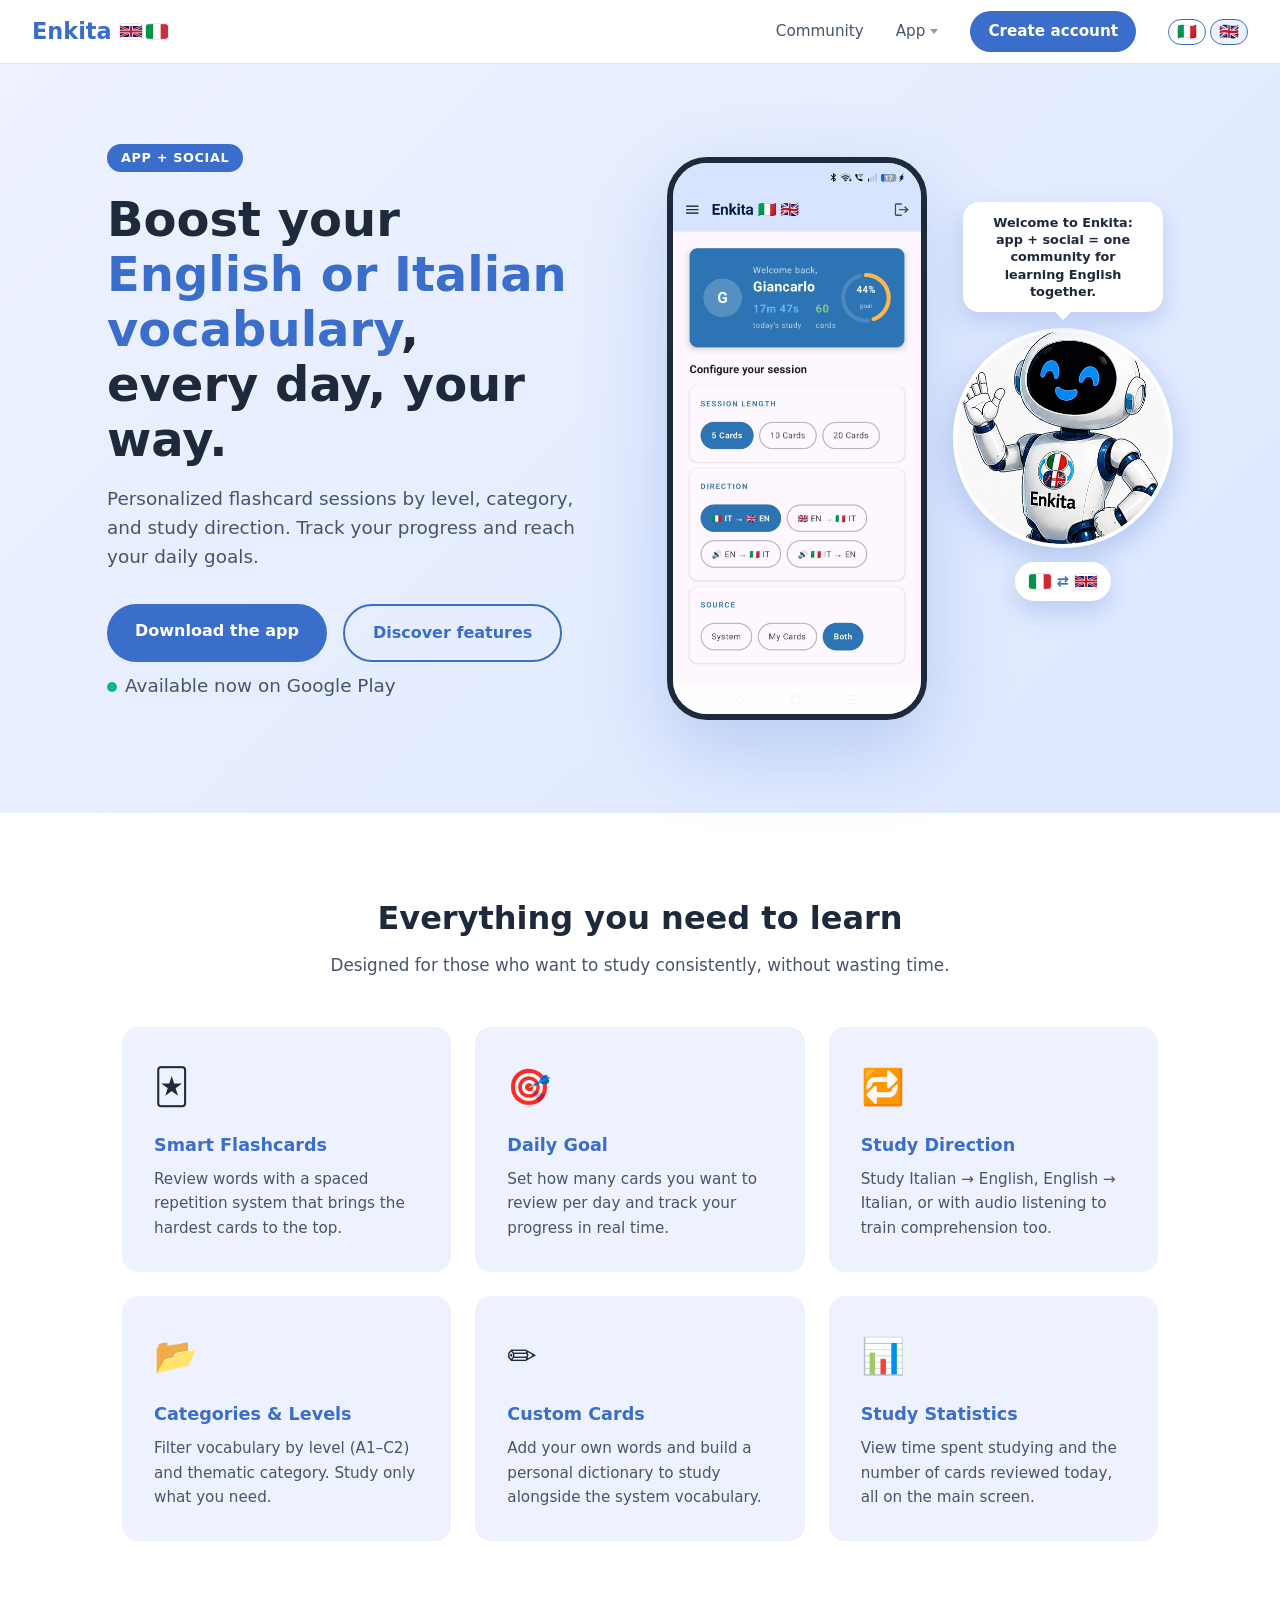
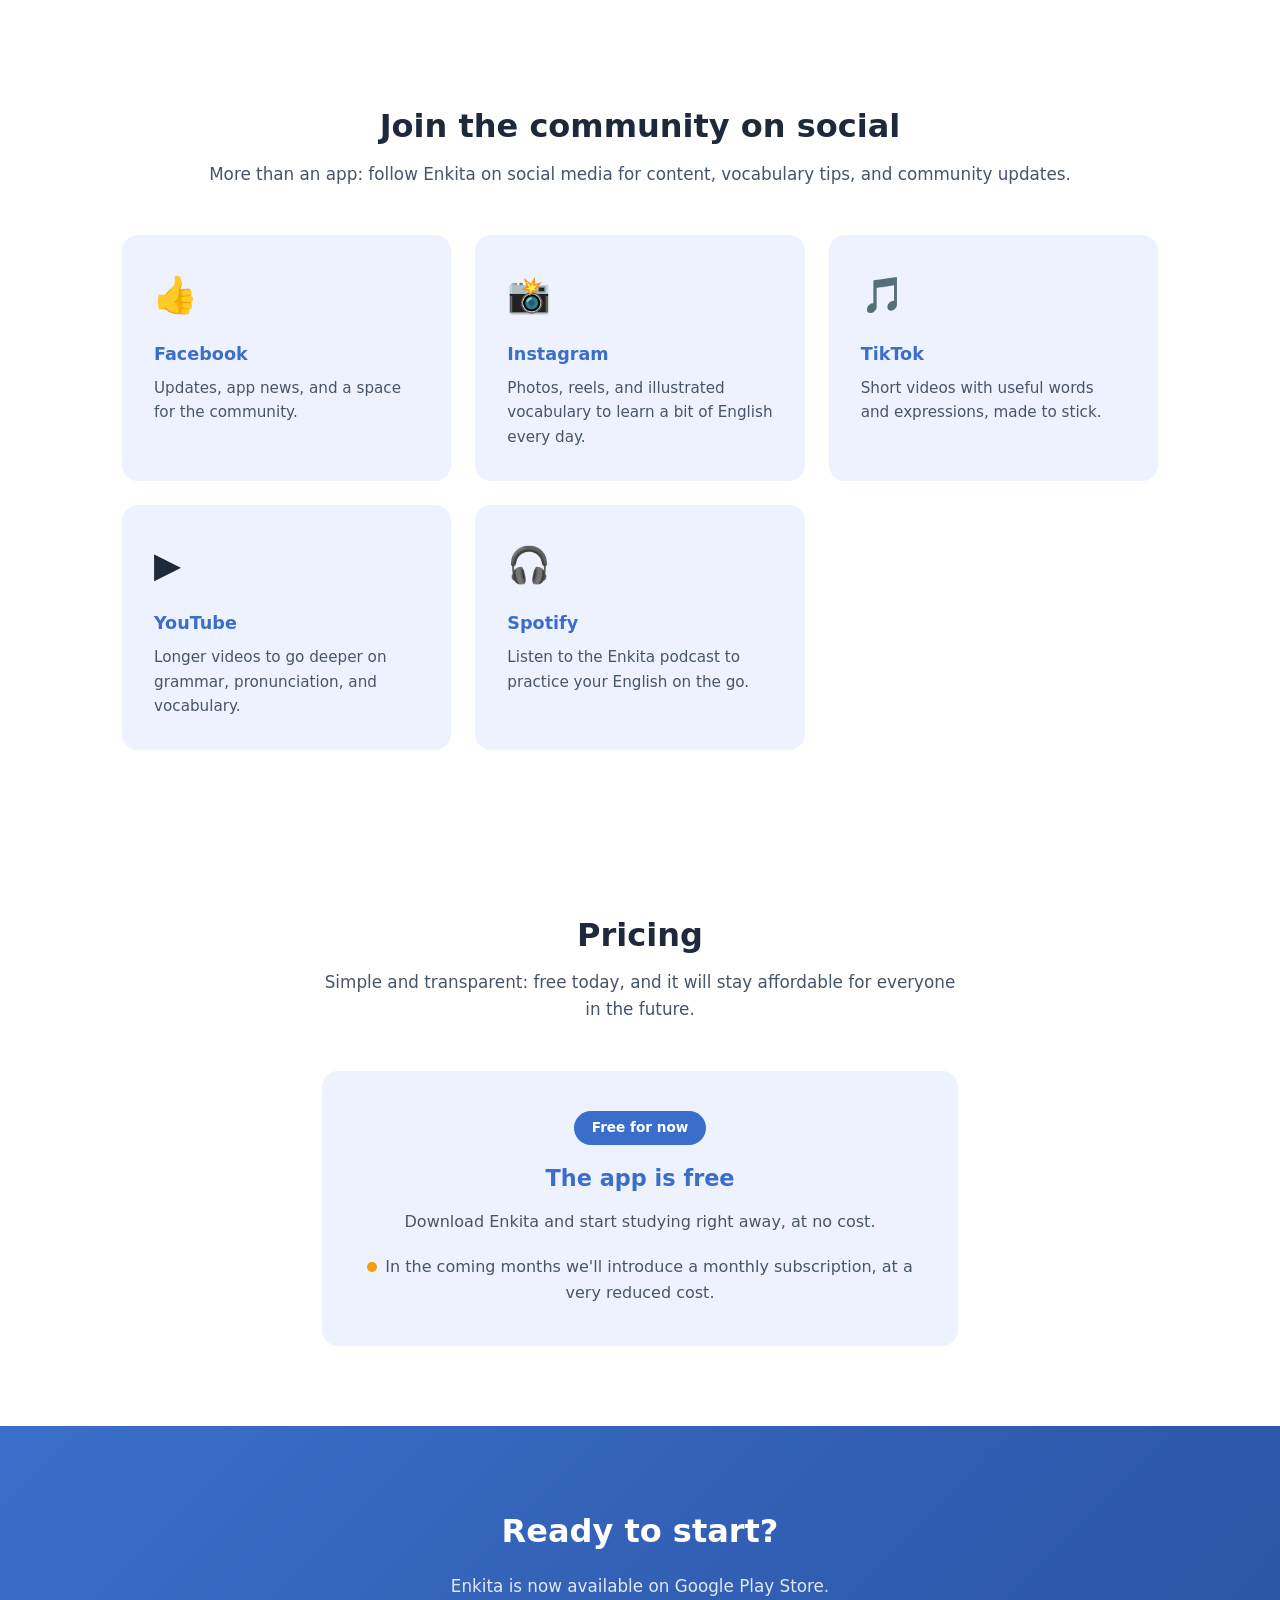
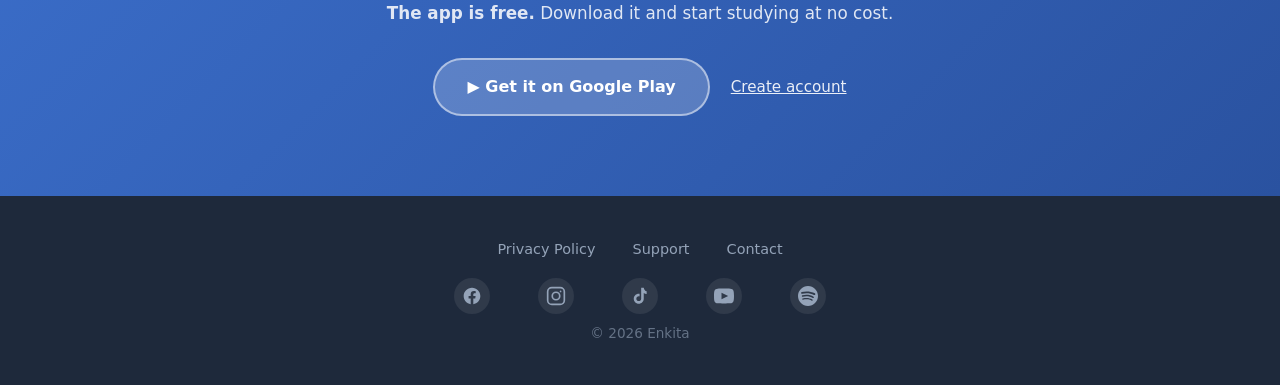
<file: index.html>
<!DOCTYPE html>
<html lang="en" data-title-key="index.title" data-meta-key="index.meta">
<head>
  <meta charset="UTF-8" />
  <meta name="viewport" content="width=device-width, initial-scale=1.0" />
  <title>Enkita — Learn English or Italian with Flash Cards</title>
  <meta name="description" content="Enkita is the app to learn English with personalized flashcard sessions. Choose level, categories, and study direction." />
  <link rel="icon" type="image/png" sizes="32x32" href="images/favicon-32x32.png" />
  <link rel="icon" type="image/png" sizes="16x16" href="images/favicon-16x16.png" />
  <link rel="apple-touch-icon" sizes="180x180" href="images/apple-touch-icon.png" />
  <link rel="stylesheet" href="css/style.css?v=7" />
</head>
<body>

  <nav>
    <a class="nav-logo" href="index.html">
      Enkita
      <span class="nav-logo-flags">
        <svg class="flag-icon" viewBox="0 0 60 30" xmlns="http://www.w3.org/2000/svg">
          <rect width="60" height="30" fill="#00247d" />
          <path d="M0,0 L60,30 M60,0 L0,30" stroke="#fff" stroke-width="6" />
          <path d="M0,0 L24,12 M60,0 L36,12 M0,30 L24,18 M60,30 L36,18" stroke="#cf142b" stroke-width="4" />
          <path d="M30,0 V30 M0,15 H60" stroke="#fff" stroke-width="10" />
          <path d="M30,0 V30 M0,15 H60" stroke="#cf142b" stroke-width="6" />
        </svg>
        <svg class="flag-icon" viewBox="0 0 30 20" xmlns="http://www.w3.org/2000/svg">
          <rect width="10" height="20" fill="#009246" />
          <rect x="10" width="10" height="20" fill="#fff" />
          <rect x="20" width="10" height="20" fill="#ce2b37" />
        </svg>
      </span>
    </a>
    <ul class="nav-links">
      <li><a href="#community" data-i18n="nav.community">Community</a></li>
      <li class="nav-dropdown">
        <button type="button" class="nav-dropdown-toggle" data-i18n="nav.app">App</button>
        <ul class="nav-dropdown-menu">
          <li><a href="#features" data-i18n="nav.features">Features</a></li>
          <li><a href="#pricing" data-i18n="nav.pricing">Pricing</a></li>
          <li><a href="#download" data-i18n="nav.download">Download</a></li>
          <li><a href="guide.html" data-i18n="nav.guide">Guide</a></li>
          <li><a href="support.html" data-i18n="nav.support">Support</a></li>
          <li><a href="whats-new.html" data-i18n="nav.whatsnew">What's New</a></li>
        </ul>
      </li>
      <li><a href="signup.html" class="nav-cta" data-i18n="nav.signup">Create account</a></li>
      <li class="nav-lang">
        <button class="lang-btn" data-lang="it" onclick="setLang('it')">🇮🇹</button>
        <button class="lang-btn" data-lang="en" onclick="setLang('en')">🇬🇧</button>
      </li>
    </ul>
  </nav>

  <!-- HERO -->
  <section class="hero">
    <div class="hero-text">
      <span class="hero-badge" data-i18n="hero.badge">Android App</span>
      <h1 data-i18n-html="hero.h1">Boost your<br /><span>English or Italian vocabulary</span>,<br />every day, your way.</h1>
      <p data-i18n="hero.p">Personalized flashcard sessions by level, category, and study direction. Track your progress and reach your daily goals.</p>
      <div class="hero-buttons">
        <a href="https://play.google.com/store/apps/details?id=it.parloenglish.app" target="_blank" rel="noopener" class="btn-primary" data-i18n="hero.btn.primary">Download the app</a>
        <a href="#features" class="btn-secondary" data-i18n="hero.btn.secondary">Discover features</a>
      </div>
      <p class="coming-soon-label"><span class="green-dot"></span><span data-i18n="hero.available-now">Available now on Google Play</span></p>
    </div>
    <div class="hero-image">
      <div class="phone-frame">
        <img src="images/screenshot1_en.jpeg" data-i18n-alt="hero.img.alt" data-i18n-src="hero.img.src" alt="Enkita screenshot — main screen" />
      </div>
      <div class="mascot-hero">
        <div class="mascot-bubble" data-i18n="hero.mascot.bubble">Benvenuto in Enkita, la community dedicata alla transizione tra Italiano e Inglese</div>
        <div class="mascot-circle">
          <img src="images/mascot-wave.png?v=3" alt="Enkita mascot waving" />
        </div>
        <div class="mascot-lang-badge" aria-hidden="true">
          <svg class="flag-icon" viewBox="0 0 30 20" xmlns="http://www.w3.org/2000/svg">
            <rect width="10" height="20" fill="#009246" />
            <rect x="10" width="10" height="20" fill="#fff" />
            <rect x="20" width="10" height="20" fill="#ce2b37" />
          </svg>
          <span class="swap-arrow">⇄</span>
          <svg class="flag-icon" viewBox="0 0 60 30" xmlns="http://www.w3.org/2000/svg">
            <rect width="60" height="30" fill="#00247d" />
            <path d="M0,0 L60,30 M60,0 L0,30" stroke="#fff" stroke-width="6" />
            <path d="M0,0 L24,12 M60,0 L36,12 M0,30 L24,18 M60,30 L36,18" stroke="#cf142b" stroke-width="4" />
            <path d="M30,0 V30 M0,15 H60" stroke="#fff" stroke-width="10" />
            <path d="M30,0 V30 M0,15 H60" stroke="#cf142b" stroke-width="6" />
          </svg>
        </div>
      </div>
    </div>
  </section>

  <!-- FEATURES -->
  <section class="features" id="features">
    <h2 class="section-title" data-i18n="features.title">Everything you need to learn</h2>
    <p class="section-sub" data-i18n="features.sub">Designed for those who want to study consistently, without wasting time.</p>
    <div class="features-grid">
      <div class="feature-card">
        <div class="feature-icon">🃏</div>
        <h3 data-i18n="feature.1.h3">Smart Flashcards</h3>
        <p data-i18n="feature.1.p">Review words with a spaced repetition system that brings the hardest cards to the top.</p>
      </div>
      <div class="feature-card">
        <div class="feature-icon">🎯</div>
        <h3 data-i18n="feature.2.h3">Daily Goal</h3>
        <p data-i18n="feature.2.p">Set how many cards you want to review per day and track your progress in real time.</p>
      </div>
      <div class="feature-card">
        <div class="feature-icon">🔁</div>
        <h3 data-i18n="feature.3.h3">Study Direction</h3>
        <p data-i18n="feature.3.p">Study Italian → English, English → Italian, or with audio listening to train comprehension too.</p>
      </div>
      <div class="feature-card">
        <div class="feature-icon">📂</div>
        <h3 data-i18n="feature.4.h3">Categories & Levels</h3>
        <p data-i18n="feature.4.p">Filter vocabulary by level (A1–C2) and thematic category. Study only what you need.</p>
      </div>
      <div class="feature-card">
        <div class="feature-icon">✏️</div>
        <h3 data-i18n="feature.5.h3">Custom Cards</h3>
        <p data-i18n="feature.5.p">Add your own words and build a personal dictionary to study alongside the system vocabulary.</p>
      </div>
      <div class="feature-card">
        <div class="feature-icon">📊</div>
        <h3 data-i18n="feature.6.h3">Study Statistics</h3>
        <p data-i18n="feature.6.p">View time spent studying and the number of cards reviewed today, all on the main screen.</p>
      </div>
    </div>
  </section>

  <!-- COMMUNITY -->
  <section class="features" id="community">
    <h2 class="section-title" data-i18n="community.title">Join the community on social</h2>
    <p class="section-sub" data-i18n="community.sub">More than an app: follow Enkita on social media for content, vocabulary tips, and community updates.</p>
    <div class="features-grid">
      <a class="feature-card" href="https://www.facebook.com/enkita.cards" target="_blank" rel="noopener">
        <div class="feature-icon">👍</div>
        <h3 data-i18n="community.facebook.h3">Facebook</h3>
        <p data-i18n="community.facebook.p">Updates, app news, and a space for the community.</p>
      </a>
      <a class="feature-card" href="https://www.instagram.com/enkita.app/" target="_blank" rel="noopener">
        <div class="feature-icon">📸</div>
        <h3 data-i18n="community.instagram.h3">Instagram</h3>
        <p data-i18n="community.instagram.p">Photos, reels, and illustrated vocabulary to learn a bit of English every day.</p>
      </a>
      <a class="feature-card" href="https://www.tiktok.com/@enkita.app" target="_blank" rel="noopener">
        <div class="feature-icon">🎵</div>
        <h3 data-i18n="community.tiktok.h3">TikTok</h3>
        <p data-i18n="community.tiktok.p">Short videos with useful words and expressions, made to stick.</p>
      </a>
      <a class="feature-card" href="https://www.youtube.com/@EnkitaApp" target="_blank" rel="noopener">
        <div class="feature-icon">▶️</div>
        <h3 data-i18n="community.youtube.h3">YouTube</h3>
        <p data-i18n="community.youtube.p">Longer videos to go deeper on grammar, pronunciation, and vocabulary.</p>
      </a>
      <a class="feature-card" href="https://open.spotify.com/show/76ZdFBOd5gxynrxCpDv35M" target="_blank" rel="noopener">
        <div class="feature-icon">🎧</div>
        <h3 data-i18n="community.spotify.h3">Spotify</h3>
        <p data-i18n="community.spotify.p">Listen to the Enkita podcast to practice your English on the go.</p>
      </a>
    </div>
  </section>

  <!-- PRICING -->
  <section class="pricing" id="pricing">
    <h2 class="section-title" data-i18n="pricing.title">Pricing</h2>
    <p class="section-sub" data-i18n="pricing.sub">Simple and transparent: free today, and it will stay affordable for everyone in the future.</p>
    <div class="pricing-card">
      <span class="pricing-badge" data-i18n="pricing.badge">Free for now</span>
      <h3 data-i18n="pricing.h3">The app is free</h3>
      <p data-i18n="pricing.p1">Download Enkita and start studying right away, at no cost.</p>
      <p class="pricing-note"><span class="orange-dot"></span><span data-i18n="pricing.p2">In the coming months we'll introduce a monthly subscription, at a very reduced cost.</span></p>
    </div>
  </section>

  <!-- DOWNLOAD -->
  <section class="download" id="download">
    <h2 data-i18n="download.h2">Ready to start?</h2>
    <p data-i18n-html="download.p">Enkita is now available on Google Play Store.<br />
    <strong>The app is free.</strong> Download it and start studying at no cost.</p>
    <a href="https://play.google.com/store/apps/details?id=it.parloenglish.app" target="_blank" rel="noopener" class="store-badge" data-i18n="download.badge">▶️ Get it on Google Play</a>
    <a href="signup.html" class="download-signup-link" data-i18n="nav.signup">Create account</a>
  </section>

  <!-- FOOTER -->
  <footer>
    <div class="footer-links">
      <a href="privacy-policy.html">Privacy Policy</a>
      <a href="support.html" data-i18n="footer.support">Support</a>
      <a href="mailto:info@enkita.app" data-i18n="footer.contact">Contact</a>
    </div>
    <div class="footer-social">
      <a class="social-icon" href="https://www.facebook.com/enkita.cards" target="_blank" rel="noopener" aria-label="Facebook">
        <svg width="20" height="20" viewBox="0 0 24 24" fill="currentColor" aria-hidden="true"><path d="M22 12.06C22 6.53 17.52 2.04 12 2.04S2 6.53 2 12.06c0 5 3.66 9.13 8.44 9.88v-6.99h-2.54v-2.89h2.54V9.85c0-2.51 1.49-3.89 3.77-3.89 1.09 0 2.24.2 2.24.2v2.46h-1.26c-1.24 0-1.63.77-1.63 1.56v1.88h2.78l-.44 2.89h-2.34V21.94C18.34 21.19 22 17.06 22 12.06z"/></svg>
      </a>
      <a class="social-icon" href="https://www.instagram.com/enkita.app/" target="_blank" rel="noopener" aria-label="Instagram">
        <svg width="20" height="20" viewBox="0 0 24 24" fill="none" stroke="currentColor" stroke-width="2" aria-hidden="true"><rect x="2" y="2" width="20" height="20" rx="5"/><circle cx="12" cy="12" r="4.5"/><circle cx="17.5" cy="6.5" r="1" fill="currentColor" stroke="none"/></svg>
      </a>
      <a class="social-icon" href="https://www.tiktok.com/@enkita.app" target="_blank" rel="noopener" aria-label="TikTok">
        <svg width="20" height="20" viewBox="0 0 24 24" fill="currentColor" aria-hidden="true"><path d="M16.5 2c.3 2.1 1.6 3.8 3.5 4.4v3.1c-1.4-.1-2.6-.5-3.5-1.2v6.9c0 3.3-2.7 6-6 6s-6-2.7-6-6 2.7-6 6-6c.4 0 .7 0 1 .1v3.2c-.3-.1-.6-.2-1-.2-1.6 0-2.9 1.3-2.9 2.9s1.3 2.9 2.9 2.9 2.9-1.3 2.9-2.9V2h3.1z"/></svg>
      </a>
      <a class="social-icon" href="https://www.youtube.com/@EnkitaApp" target="_blank" rel="noopener" aria-label="YouTube">
        <svg width="20" height="20" viewBox="0 0 24 24" fill="currentColor" aria-hidden="true"><path fill-rule="evenodd" d="M19.615 3.184c-3.604-.246-11.631-.245-15.23 0-3.897.266-4.356 2.62-4.385 8.816.029 6.185.484 8.549 4.385 8.816 3.6.245 11.626.246 15.23 0 3.897-.266 4.356-2.62 4.385-8.816-.029-6.185-.484-8.549-4.385-8.816zm-10.615 12.816v-8l8 3.993-8 4.007z"/></svg>
      </a>
      <a class="social-icon" href="https://open.spotify.com/show/76ZdFBOd5gxynrxCpDv35M" target="_blank" rel="noopener" aria-label="Spotify">
        <svg width="20" height="20" viewBox="0 0 24 24" fill="currentColor" aria-hidden="true"><path d="M12 0C5.4 0 0 5.4 0 12s5.4 12 12 12 12-5.4 12-12S18.66 0 12 0zm5.521 17.34c-.24.36-.66.48-1.021.24-2.82-1.74-6.36-2.1-10.561-1.141-.418.122-.779-.179-.899-.539-.12-.421.18-.78.54-.9 4.56-1.021 8.52-.6 11.64 1.32.42.18.479.66.301 1.02zm1.44-3.3c-.301.42-.841.6-1.262.3-3.239-1.98-8.159-2.58-11.939-1.38-.479.12-1.02-.12-1.14-.6-.12-.48.12-1.02.6-1.14C9.6 9.9 15 10.561 18.72 12.84c.36.181.54.78.24 1.2zm.12-3.36C15.24 8.4 8.82 8.16 5.16 9.301c-.6.179-1.2-.181-1.38-.721-.18-.601.18-1.2.72-1.381 4.26-1.26 11.28-1.02 15.721 1.621.539.3.719 1.02.419 1.56-.299.421-1.02.599-1.559.3z"/></svg>
      </a>
    </div>
    <p class="footer-copy">© 2026 Enkita</p>
  </footer>

  <script src="js/i18n.js"></script>
</body>
</html>
</file>
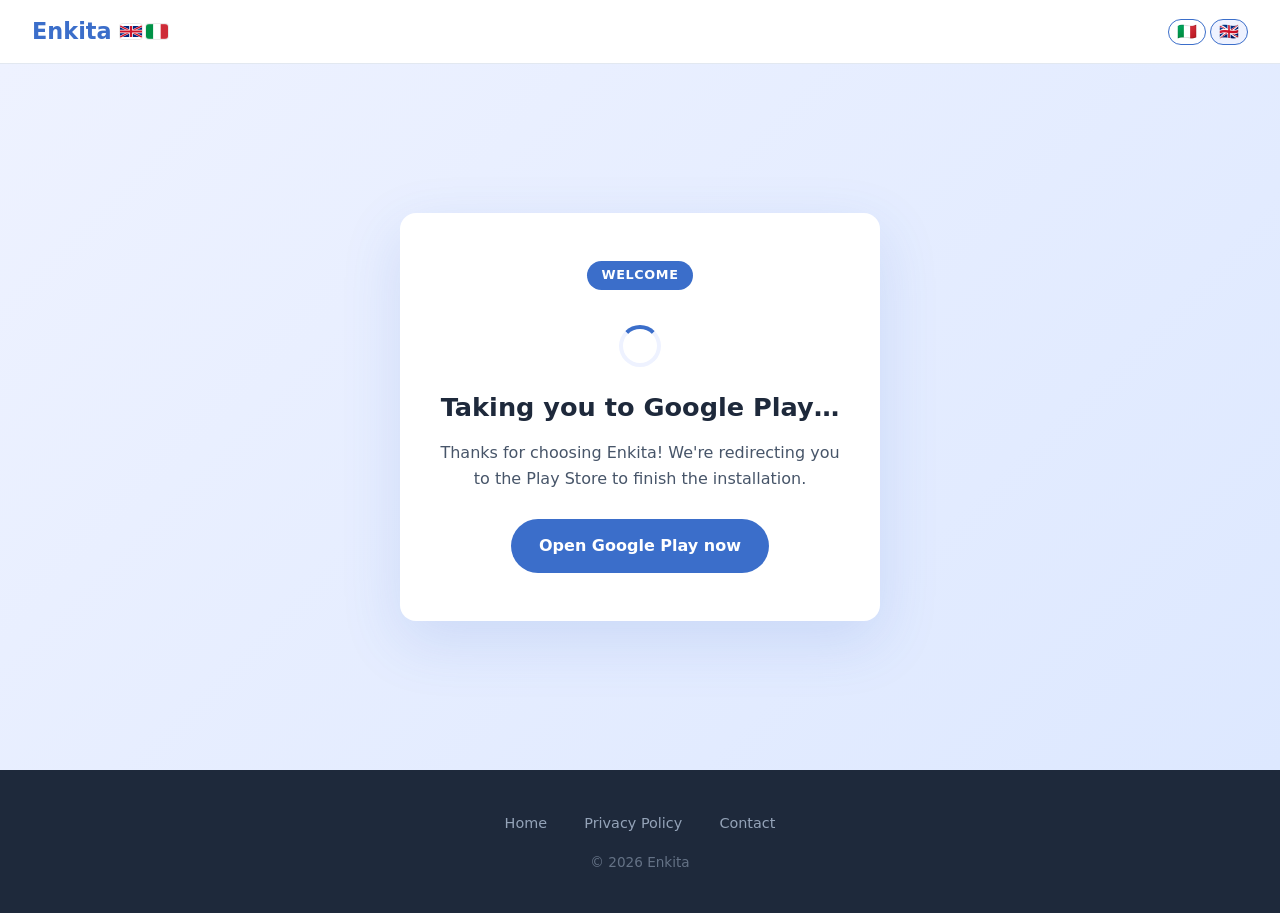
<file: download-android-app.html>
<!DOCTYPE html>
<html lang="en" data-title-key="play.title">
<head>
  <meta charset="UTF-8" />
  <meta name="viewport" content="width=device-width, initial-scale=1.0" />
  <meta name="robots" content="noindex" />
  <meta http-equiv="refresh" content="3;url=https://play.google.com/store/apps/details?id=it.parloenglish.app" />
  <title>Redirecting to Google Play — Enkita</title>
  <link rel="icon" type="image/png" sizes="32x32" href="images/favicon-32x32.png" />
  <link rel="icon" type="image/png" sizes="16x16" href="images/favicon-16x16.png" />
  <link rel="apple-touch-icon" sizes="180x180" href="images/apple-touch-icon.png" />
  <link rel="stylesheet" href="css/style.css?v=7" />
</head>
<body>

  <nav>
    <a class="nav-logo" href="index.html">
      Enkita
      <span class="nav-logo-flags">
        <svg class="flag-icon" viewBox="0 0 60 30" xmlns="http://www.w3.org/2000/svg">
          <rect width="60" height="30" fill="#00247d" />
          <path d="M0,0 L60,30 M60,0 L0,30" stroke="#fff" stroke-width="6" />
          <path d="M0,0 L24,12 M60,0 L36,12 M0,30 L24,18 M60,30 L36,18" stroke="#cf142b" stroke-width="4" />
          <path d="M30,0 V30 M0,15 H60" stroke="#fff" stroke-width="10" />
          <path d="M30,0 V30 M0,15 H60" stroke="#cf142b" stroke-width="6" />
        </svg>
        <svg class="flag-icon" viewBox="0 0 30 20" xmlns="http://www.w3.org/2000/svg">
          <rect width="10" height="20" fill="#009246" />
          <rect x="10" width="10" height="20" fill="#fff" />
          <rect x="20" width="10" height="20" fill="#ce2b37" />
        </svg>
      </span>
    </a>
    <ul class="nav-links">
      <li class="nav-lang">
        <button class="lang-btn" data-lang="it" onclick="setLang('it')">🇮🇹</button>
        <button class="lang-btn" data-lang="en" onclick="setLang('en')">🇬🇧</button>
      </li>
    </ul>
  </nav>

  <section class="redirect">
    <div class="redirect-card">
      <span class="hero-badge" data-i18n="play.badge">Welcome</span>
      <div class="spinner" aria-hidden="true"></div>
      <h1 data-i18n="play.h1">Taking you to Google Play…</h1>
      <p data-i18n="play.p">Thanks for choosing Enkita! We're redirecting you to the Play Store to finish the installation.</p>
      <a href="https://play.google.com/store/apps/details?id=it.parloenglish.app" class="btn-primary" data-i18n="play.btn">Open Google Play now</a>
    </div>
  </section>

  <footer>
    <div class="footer-links">
      <a href="index.html">Home</a>
      <a href="privacy-policy.html">Privacy Policy</a>
      <a href="mailto:info@enkita.app" data-i18n="footer.contact">Contact</a>
    </div>
    <p class="footer-copy">© 2026 Enkita</p>
  </footer>

  <script>
    setTimeout(function () {
      window.location.href = "https://play.google.com/store/apps/details?id=it.parloenglish.app";
    }, 2500);
  </script>
  <script src="js/i18n.js"></script>
</body>
</html>
</file>
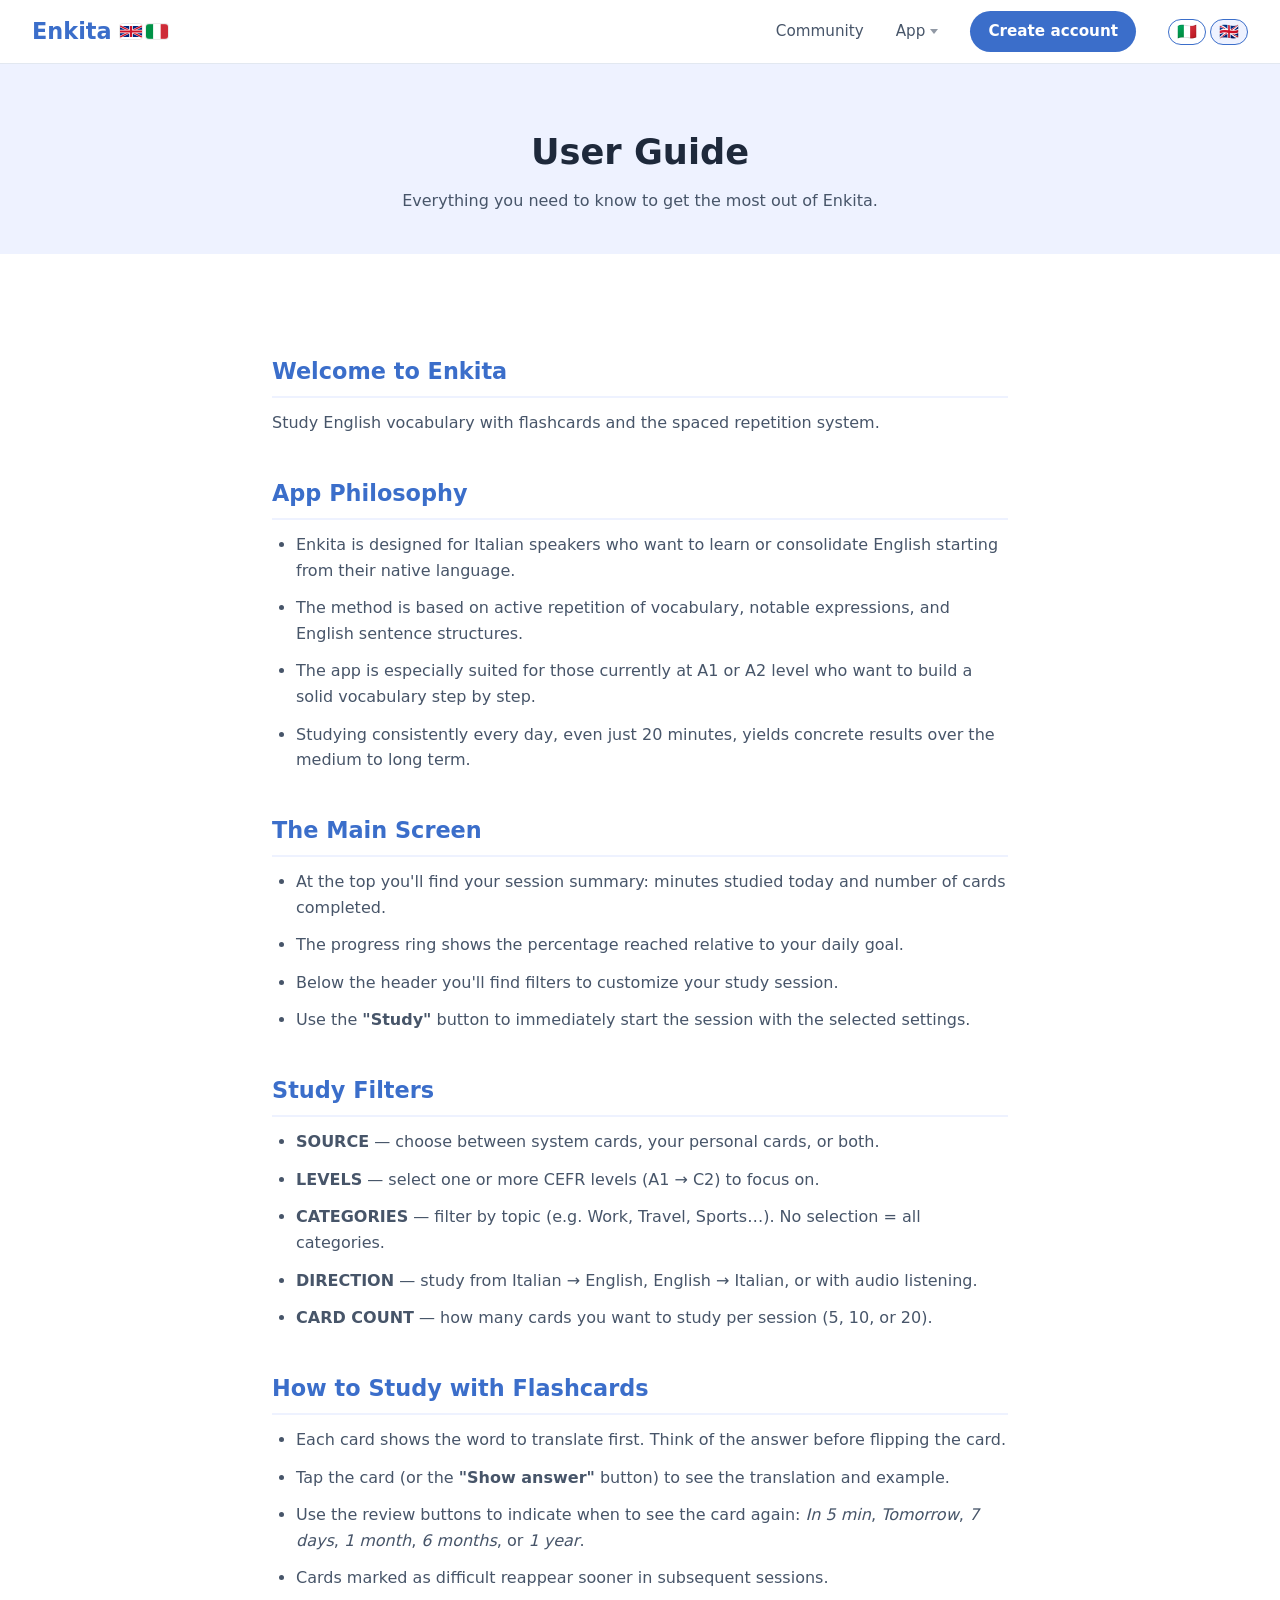
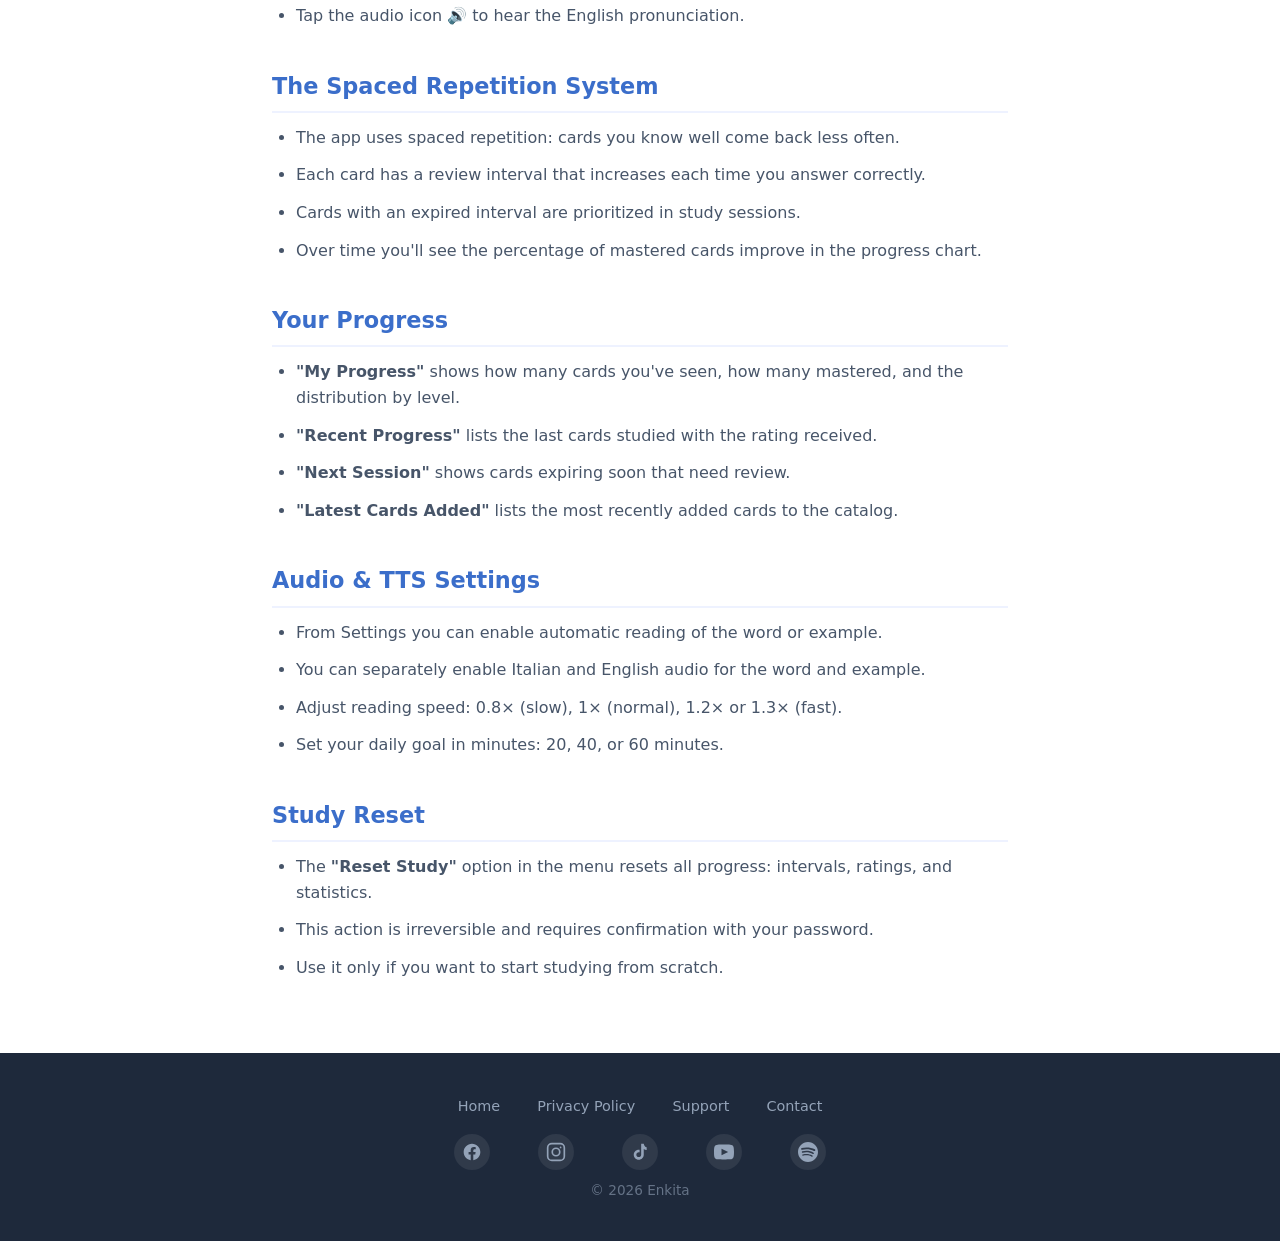
<file: guide.html>
<!DOCTYPE html>
<html lang="en" data-title-key="guide.title">
<head>
  <meta charset="UTF-8" />
  <meta name="viewport" content="width=device-width, initial-scale=1.0" />
  <title>User Guide — Enkita</title>
  <link rel="icon" type="image/png" sizes="32x32" href="images/favicon-32x32.png" />
  <link rel="icon" type="image/png" sizes="16x16" href="images/favicon-16x16.png" />
  <link rel="apple-touch-icon" sizes="180x180" href="images/apple-touch-icon.png" />
  <link rel="stylesheet" href="css/style.css?v=7" />
</head>
<body>

  <nav>
    <a class="nav-logo" href="index.html">
      Enkita
      <span class="nav-logo-flags">
        <svg class="flag-icon" viewBox="0 0 60 30" xmlns="http://www.w3.org/2000/svg">
          <rect width="60" height="30" fill="#00247d" />
          <path d="M0,0 L60,30 M60,0 L0,30" stroke="#fff" stroke-width="6" />
          <path d="M0,0 L24,12 M60,0 L36,12 M0,30 L24,18 M60,30 L36,18" stroke="#cf142b" stroke-width="4" />
          <path d="M30,0 V30 M0,15 H60" stroke="#fff" stroke-width="10" />
          <path d="M30,0 V30 M0,15 H60" stroke="#cf142b" stroke-width="6" />
        </svg>
        <svg class="flag-icon" viewBox="0 0 30 20" xmlns="http://www.w3.org/2000/svg">
          <rect width="10" height="20" fill="#009246" />
          <rect x="10" width="10" height="20" fill="#fff" />
          <rect x="20" width="10" height="20" fill="#ce2b37" />
        </svg>
      </span>
    </a>
    <ul class="nav-links">
      <li><a href="index.html#community" data-i18n="nav.community">Community</a></li>
      <li class="nav-dropdown">
        <button type="button" class="nav-dropdown-toggle" data-i18n="nav.app">App</button>
        <ul class="nav-dropdown-menu">
          <li><a href="index.html#features" data-i18n="nav.features">Features</a></li>
          <li><a href="index.html#pricing" data-i18n="nav.pricing">Pricing</a></li>
          <li><a href="index.html#download" data-i18n="nav.download">Download</a></li>
          <li><a href="guide.html" data-i18n="nav.guide">Guide</a></li>
          <li><a href="support.html" data-i18n="nav.support">Support</a></li>
          <li><a href="whats-new.html" data-i18n="nav.whatsnew">What's New</a></li>
        </ul>
      </li>
      <li><a href="signup.html" class="nav-cta" data-i18n="nav.signup">Create account</a></li>
      <li class="nav-lang">
        <button class="lang-btn" data-lang="it" onclick="setLang('it')">🇮🇹</button>
        <button class="lang-btn" data-lang="en" onclick="setLang('en')">🇬🇧</button>
      </li>
    </ul>
  </nav>

  <div class="page-header">
    <h1 data-i18n="guide.header.h1">User Guide</h1>
    <p data-i18n="guide.header.p">Everything you need to know to get the most out of Enkita.</p>
  </div>

  <div class="page-content">

    <h2 data-i18n="guide.s1.h2">Welcome to Enkita</h2>
    <p data-i18n="guide.s1.p">Study English vocabulary with flashcards and the spaced repetition system.</p>

    <h2 data-i18n="guide.s2.h2">App Philosophy</h2>
    <ul>
      <li data-i18n="guide.s2.li1">Enkita is designed for Italian speakers who want to learn or consolidate English starting from their native language.</li>
      <li data-i18n="guide.s2.li2">The method is based on active repetition of vocabulary, notable expressions, and English sentence structures.</li>
      <li data-i18n="guide.s2.li3">The app is especially suited for those currently at A1 or A2 level who want to build a solid vocabulary step by step.</li>
      <li data-i18n="guide.s2.li4">Studying consistently every day, even just 20 minutes, yields concrete results over the medium to long term.</li>
    </ul>

    <h2 data-i18n="guide.s3.h2">The Main Screen</h2>
    <ul>
      <li data-i18n="guide.s3.li1">At the top you'll find your session summary: minutes studied today and number of cards completed.</li>
      <li data-i18n="guide.s3.li2">The progress ring shows the percentage reached relative to your daily goal.</li>
      <li data-i18n="guide.s3.li3">Below the header you'll find filters to customize your study session.</li>
      <li data-i18n-html="guide.s3.li4">Use the <strong>"Study"</strong> button to immediately start the session with the selected settings.</li>
    </ul>

    <h2 data-i18n="guide.s4.h2">Study Filters</h2>
    <ul>
      <li data-i18n-html="guide.s4.li1"><strong>SOURCE</strong> — choose between system cards, your personal cards, or both.</li>
      <li data-i18n-html="guide.s4.li2"><strong>LEVELS</strong> — select one or more CEFR levels (A1 → C2) to focus on.</li>
      <li data-i18n-html="guide.s4.li3"><strong>CATEGORIES</strong> — filter by topic (e.g. Work, Travel, Sports…). No selection = all categories.</li>
      <li data-i18n-html="guide.s4.li4"><strong>DIRECTION</strong> — study from Italian → English, English → Italian, or with audio listening.</li>
      <li data-i18n-html="guide.s4.li5"><strong>CARD COUNT</strong> — how many cards you want to study per session (5, 10, or 20).</li>
    </ul>

    <h2 data-i18n="guide.s5.h2">How to Study with Flashcards</h2>
    <ul>
      <li data-i18n="guide.s5.li1">Each card shows the word to translate first. Think of the answer before flipping the card.</li>
      <li data-i18n-html="guide.s5.li2">Tap the card (or the <strong>"Show answer"</strong> button) to see the translation and example.</li>
      <li data-i18n-html="guide.s5.li3">Use the review buttons to indicate when to see the card again: <em>In 5 min</em>, <em>Tomorrow</em>, <em>7 days</em>, <em>1 month</em>, <em>6 months</em>, or <em>1 year</em>.</li>
      <li data-i18n="guide.s5.li4">Cards marked as difficult reappear sooner in subsequent sessions.</li>
      <li data-i18n="guide.s5.li5">Tap the audio icon 🔊 to hear the English pronunciation.</li>
    </ul>

    <h2 data-i18n="guide.s6.h2">The Spaced Repetition System</h2>
    <ul>
      <li data-i18n="guide.s6.li1">The app uses spaced repetition: cards you know well come back less often.</li>
      <li data-i18n="guide.s6.li2">Each card has a review interval that increases each time you answer correctly.</li>
      <li data-i18n="guide.s6.li3">Cards with an expired interval are prioritized in study sessions.</li>
      <li data-i18n="guide.s6.li4">Over time you'll see the percentage of mastered cards improve in the progress chart.</li>
    </ul>

    <h2 data-i18n="guide.s7.h2">Your Progress</h2>
    <ul>
      <li data-i18n-html="guide.s7.li1"><strong>"My Progress"</strong> shows how many cards you've seen, how many mastered, and the distribution by level.</li>
      <li data-i18n-html="guide.s7.li2"><strong>"Recent Progress"</strong> lists the last cards studied with the rating received.</li>
      <li data-i18n-html="guide.s7.li3"><strong>"Next Session"</strong> shows cards expiring soon that need review.</li>
      <li data-i18n-html="guide.s7.li4"><strong>"Latest Cards Added"</strong> lists the most recently added cards to the catalog.</li>
    </ul>

    <h2 data-i18n="guide.s8.h2">Audio & TTS Settings</h2>
    <ul>
      <li data-i18n="guide.s8.li1">From Settings you can enable automatic reading of the word or example.</li>
      <li data-i18n="guide.s8.li2">You can separately enable Italian and English audio for the word and example.</li>
      <li data-i18n="guide.s8.li3">Adjust reading speed: 0.8× (slow), 1× (normal), 1.2× or 1.3× (fast).</li>
      <li data-i18n="guide.s8.li4">Set your daily goal in minutes: 20, 40, or 60 minutes.</li>
    </ul>

    <h2 data-i18n="guide.s9.h2">Study Reset</h2>
    <ul>
      <li data-i18n-html="guide.s9.li1">The <strong>"Reset Study"</strong> option in the menu resets all progress: intervals, ratings, and statistics.</li>
      <li data-i18n="guide.s9.li2">This action is irreversible and requires confirmation with your password.</li>
      <li data-i18n="guide.s9.li3">Use it only if you want to start studying from scratch.</li>
    </ul>

  </div>

  <footer>
    <div class="footer-links">
      <a href="index.html">Home</a>
      <a href="privacy-policy.html">Privacy Policy</a>
      <a href="support.html" data-i18n="footer.support">Support</a>
      <a href="mailto:info@enkita.app" data-i18n="footer.contact">Contact</a>
    </div>
    <div class="footer-social">
      <a class="social-icon" href="https://www.facebook.com/enkita.cards" target="_blank" rel="noopener" aria-label="Facebook">
        <svg width="20" height="20" viewBox="0 0 24 24" fill="currentColor" aria-hidden="true"><path d="M22 12.06C22 6.53 17.52 2.04 12 2.04S2 6.53 2 12.06c0 5 3.66 9.13 8.44 9.88v-6.99h-2.54v-2.89h2.54V9.85c0-2.51 1.49-3.89 3.77-3.89 1.09 0 2.24.2 2.24.2v2.46h-1.26c-1.24 0-1.63.77-1.63 1.56v1.88h2.78l-.44 2.89h-2.34V21.94C18.34 21.19 22 17.06 22 12.06z"/></svg>
      </a>
      <a class="social-icon" href="https://www.instagram.com/enkita.app/" target="_blank" rel="noopener" aria-label="Instagram">
        <svg width="20" height="20" viewBox="0 0 24 24" fill="none" stroke="currentColor" stroke-width="2" aria-hidden="true"><rect x="2" y="2" width="20" height="20" rx="5"/><circle cx="12" cy="12" r="4.5"/><circle cx="17.5" cy="6.5" r="1" fill="currentColor" stroke="none"/></svg>
      </a>
      <a class="social-icon" href="https://www.tiktok.com/@enkita.app" target="_blank" rel="noopener" aria-label="TikTok">
        <svg width="20" height="20" viewBox="0 0 24 24" fill="currentColor" aria-hidden="true"><path d="M16.5 2c.3 2.1 1.6 3.8 3.5 4.4v3.1c-1.4-.1-2.6-.5-3.5-1.2v6.9c0 3.3-2.7 6-6 6s-6-2.7-6-6 2.7-6 6-6c.4 0 .7 0 1 .1v3.2c-.3-.1-.6-.2-1-.2-1.6 0-2.9 1.3-2.9 2.9s1.3 2.9 2.9 2.9 2.9-1.3 2.9-2.9V2h3.1z"/></svg>
      </a>
      <a class="social-icon" href="https://www.youtube.com/@EnkitaApp" target="_blank" rel="noopener" aria-label="YouTube">
        <svg width="20" height="20" viewBox="0 0 24 24" fill="currentColor" aria-hidden="true"><path fill-rule="evenodd" d="M19.615 3.184c-3.604-.246-11.631-.245-15.23 0-3.897.266-4.356 2.62-4.385 8.816.029 6.185.484 8.549 4.385 8.816 3.6.245 11.626.246 15.23 0 3.897-.266 4.356-2.62 4.385-8.816-.029-6.185-.484-8.549-4.385-8.816zm-10.615 12.816v-8l8 3.993-8 4.007z"/></svg>
      </a>
      <a class="social-icon" href="https://open.spotify.com/show/76ZdFBOd5gxynrxCpDv35M" target="_blank" rel="noopener" aria-label="Spotify">
        <svg width="20" height="20" viewBox="0 0 24 24" fill="currentColor" aria-hidden="true"><path d="M12 0C5.4 0 0 5.4 0 12s5.4 12 12 12 12-5.4 12-12S18.66 0 12 0zm5.521 17.34c-.24.36-.66.48-1.021.24-2.82-1.74-6.36-2.1-10.561-1.141-.418.122-.779-.179-.899-.539-.12-.421.18-.78.54-.9 4.56-1.021 8.52-.6 11.64 1.32.42.18.479.66.301 1.02zm1.44-3.3c-.301.42-.841.6-1.262.3-3.239-1.98-8.159-2.58-11.939-1.38-.479.12-1.02-.12-1.14-.6-.12-.48.12-1.02.6-1.14C9.6 9.9 15 10.561 18.72 12.84c.36.181.54.78.24 1.2zm.12-3.36C15.24 8.4 8.82 8.16 5.16 9.301c-.6.179-1.2-.181-1.38-.721-.18-.601.18-1.2.72-1.381 4.26-1.26 11.28-1.02 15.721 1.621.539.3.719 1.02.419 1.56-.299.421-1.02.599-1.559.3z"/></svg>
      </a>
    </div>
    <p class="footer-copy">© 2026 Enkita</p>
  </footer>

  <script src="js/i18n.js"></script>
</body>
</html>
</file>
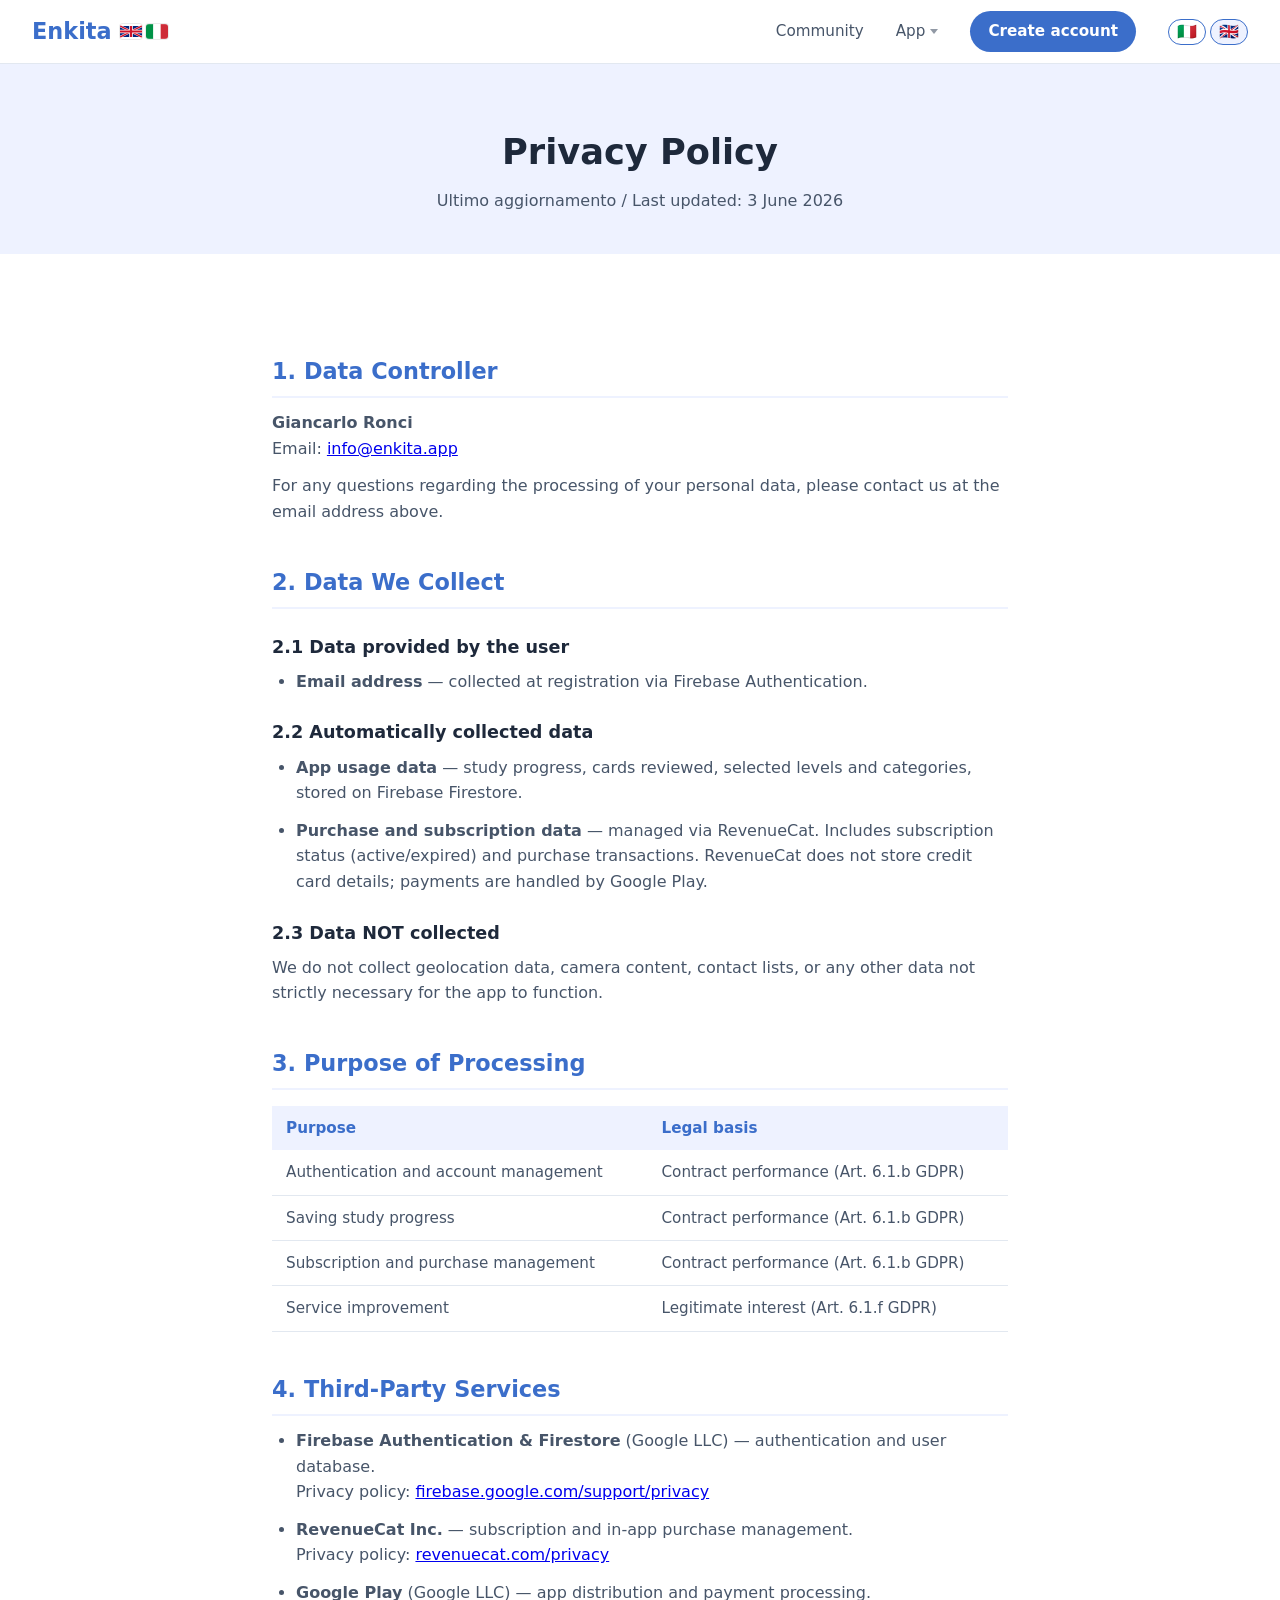
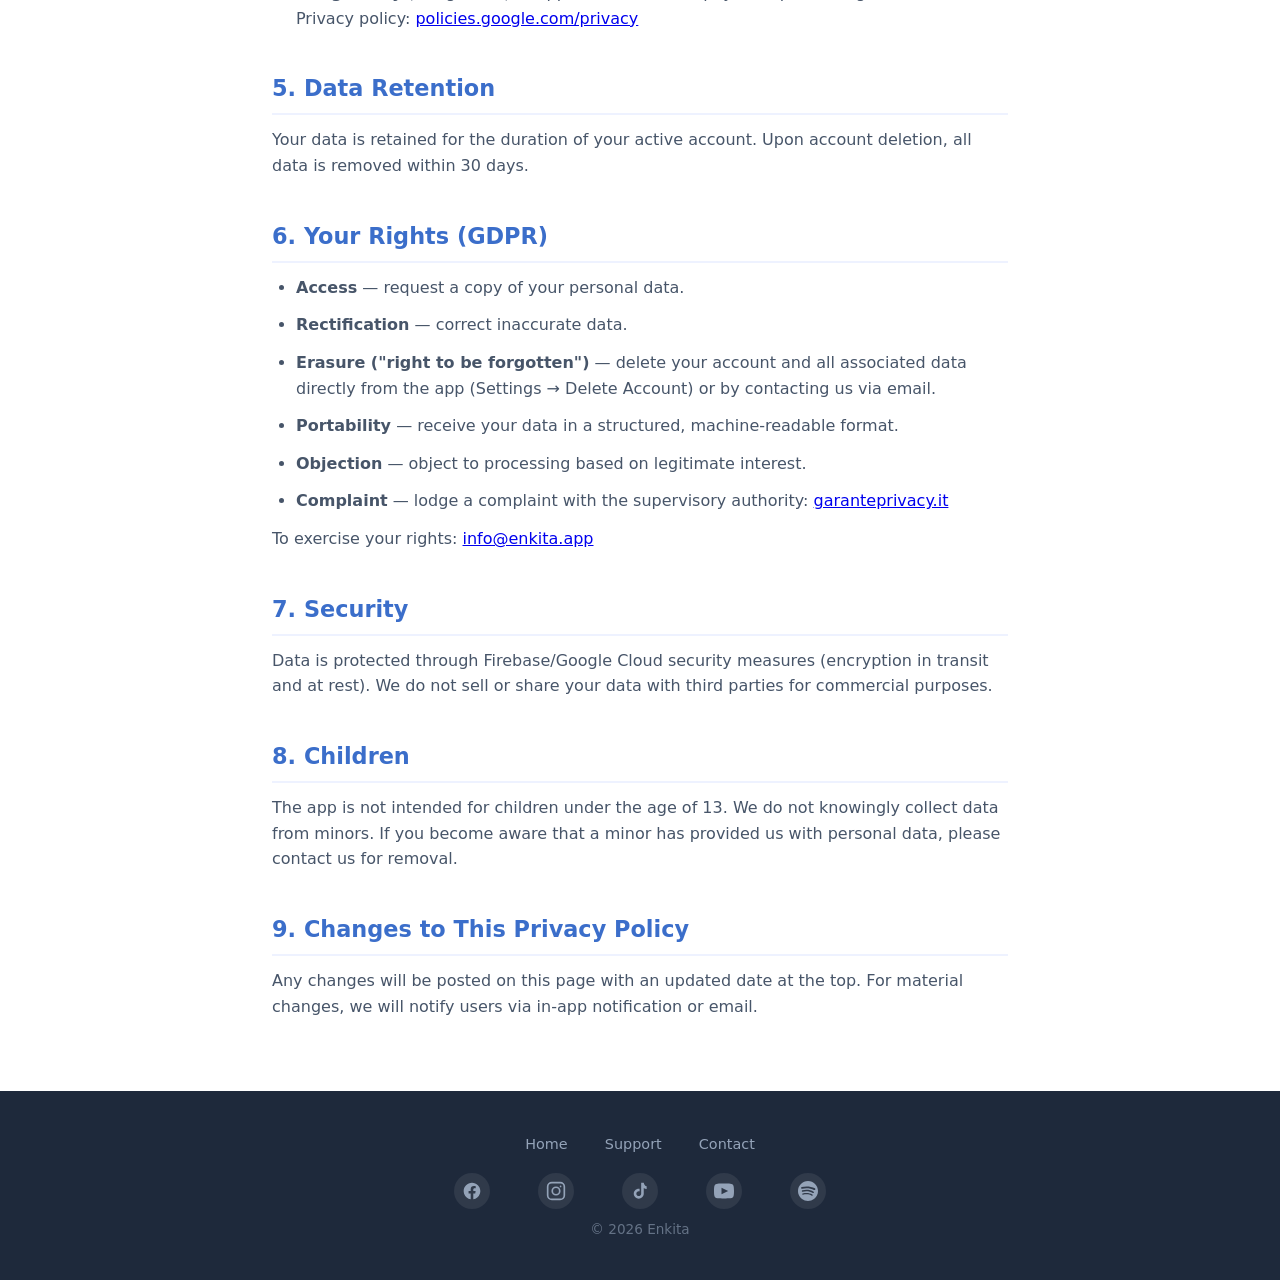
<file: privacy-policy.html>
<!DOCTYPE html>
<html lang="en">
<head>
  <meta charset="UTF-8" />
  <meta name="viewport" content="width=device-width, initial-scale=1.0" />
  <title>Privacy Policy — Enkita</title>
  <link rel="icon" type="image/png" sizes="32x32" href="images/favicon-32x32.png" />
  <link rel="icon" type="image/png" sizes="16x16" href="images/favicon-16x16.png" />
  <link rel="apple-touch-icon" sizes="180x180" href="images/apple-touch-icon.png" />
  <link rel="stylesheet" href="css/style.css?v=7" />
</head>
<body>

  <nav>
    <a class="nav-logo" href="index.html">
      Enkita
      <span class="nav-logo-flags">
        <svg class="flag-icon" viewBox="0 0 60 30" xmlns="http://www.w3.org/2000/svg">
          <rect width="60" height="30" fill="#00247d" />
          <path d="M0,0 L60,30 M60,0 L0,30" stroke="#fff" stroke-width="6" />
          <path d="M0,0 L24,12 M60,0 L36,12 M0,30 L24,18 M60,30 L36,18" stroke="#cf142b" stroke-width="4" />
          <path d="M30,0 V30 M0,15 H60" stroke="#fff" stroke-width="10" />
          <path d="M30,0 V30 M0,15 H60" stroke="#cf142b" stroke-width="6" />
        </svg>
        <svg class="flag-icon" viewBox="0 0 30 20" xmlns="http://www.w3.org/2000/svg">
          <rect width="10" height="20" fill="#009246" />
          <rect x="10" width="10" height="20" fill="#fff" />
          <rect x="20" width="10" height="20" fill="#ce2b37" />
        </svg>
      </span>
    </a>
    <ul class="nav-links">
      <li><a href="index.html#community" data-i18n="nav.community">Community</a></li>
      <li class="nav-dropdown">
        <button type="button" class="nav-dropdown-toggle" data-i18n="nav.app">App</button>
        <ul class="nav-dropdown-menu">
          <li><a href="index.html#features" data-i18n="nav.features">Features</a></li>
          <li><a href="index.html#pricing" data-i18n="nav.pricing">Pricing</a></li>
          <li><a href="index.html#download" data-i18n="nav.download">Download</a></li>
          <li><a href="guide.html" data-i18n="nav.guide">Guide</a></li>
          <li><a href="support.html" data-i18n="nav.support">Support</a></li>
          <li><a href="whats-new.html" data-i18n="nav.whatsnew">What's New</a></li>
        </ul>
      </li>
      <li><a href="signup.html" class="nav-cta" data-i18n="nav.signup">Create account</a></li>
      <li class="nav-lang">
        <button class="lang-btn" data-lang="it" onclick="setLang('it')">🇮🇹</button>
        <button class="lang-btn" data-lang="en" onclick="setLang('en')">🇬🇧</button>
      </li>
    </ul>
  </nav>

  <div class="page-header">
    <h1>Privacy Policy</h1>
    <p>Ultimo aggiornamento / Last updated: 3 June 2026</p>
  </div>

  <div class="page-content">

    <!-- ITALIANO -->
    <div class="lang-section" id="lang-it">

      <h2>1. Titolare del trattamento</h2>
      <p><strong>Giancarlo Ronci</strong><br />
      Email: <a href="mailto:info@enkita.app">info@enkita.app</a></p>
      <p>Per qualsiasi domanda relativa al trattamento dei tuoi dati personali, puoi contattarci all'indirizzo email sopra indicato.</p>

      <h2>2. Dati raccolti</h2>

      <h3>2.1 Dati forniti dall'utente</h3>
      <ul>
        <li><strong>Indirizzo email</strong> — raccolto al momento della registrazione tramite Firebase Authentication.</li>
      </ul>

      <h3>2.2 Dati raccolti automaticamente</h3>
      <ul>
        <li><strong>Dati di utilizzo dell'app</strong> — progressi di studio, carte viste, livelli e categorie selezionati, memorizzati su Firebase Firestore.</li>
        <li><strong>Dati di acquisto e abbonamento</strong> — gestiti tramite RevenueCat. Incluono lo stato dell'abbonamento (attivo/scaduto) e le transazioni di acquisto. RevenueCat non memorizza i dati della carta di credito; i pagamenti sono gestiti da Google Play.</li>
      </ul>

      <h3>2.3 Dati NON raccolti</h3>
      <p>Non raccogliamo dati di geolocalizzazione, contenuti della fotocamera, rubrica contatti o qualsiasi altro dato non strettamente necessario al funzionamento dell'app.</p>

      <h2>3. Finalità del trattamento</h2>
      <table>
        <tr><th>Finalità</th><th>Base giuridica</th></tr>
        <tr><td>Autenticazione e gestione account</td><td>Esecuzione del contratto (art. 6.1.b GDPR)</td></tr>
        <tr><td>Salvataggio progressi di studio</td><td>Esecuzione del contratto (art. 6.1.b GDPR)</td></tr>
        <tr><td>Gestione abbonamenti e acquisti</td><td>Esecuzione del contratto (art. 6.1.b GDPR)</td></tr>
        <tr><td>Miglioramento del servizio</td><td>Legittimo interesse (art. 6.1.f GDPR)</td></tr>
      </table>

      <h2>4. Servizi di terze parti</h2>
      <ul>
        <li><strong>Firebase Authentication &amp; Firestore</strong> (Google LLC) — autenticazione e database utente.<br />
        Informativa: <a href="https://firebase.google.com/support/privacy" target="_blank">firebase.google.com/support/privacy</a></li>
        <li><strong>RevenueCat Inc.</strong> — gestione abbonamenti e acquisti in-app.<br />
        Informativa: <a href="https://www.revenuecat.com/privacy" target="_blank">revenuecat.com/privacy</a></li>
        <li><strong>Google Play</strong> (Google LLC) — distribuzione dell'app ed elaborazione pagamenti.<br />
        Informativa: <a href="https://policies.google.com/privacy" target="_blank">policies.google.com/privacy</a></li>
      </ul>

      <h2>5. Conservazione dei dati</h2>
      <p>I tuoi dati sono conservati per tutta la durata dell'account attivo. In caso di eliminazione dell'account, tutti i dati vengono rimossi entro 30 giorni.</p>

      <h2>6. I tuoi diritti (GDPR)</h2>
      <p>In quanto utente dell'Unione Europea, hai diritto a:</p>
      <ul>
        <li><strong>Accesso</strong> — richiedere una copia dei tuoi dati personali.</li>
        <li><strong>Rettifica</strong> — correggere dati inesatti.</li>
        <li><strong>Cancellazione ("diritto all'oblio")</strong> — eliminare il tuo account e tutti i dati associati direttamente dall'app (Impostazioni → Elimina account) oppure contattandoci via email.</li>
        <li><strong>Portabilità</strong> — ricevere i tuoi dati in formato strutturato.</li>
        <li><strong>Opposizione</strong> — opporti al trattamento basato su legittimo interesse.</li>
        <li><strong>Reclamo</strong> — presentare reclamo al Garante per la protezione dei dati personali: <a href="https://www.garanteprivacy.it" target="_blank">garanteprivacy.it</a></li>
      </ul>
      <p>Per esercitare i tuoi diritti: <a href="mailto:info@enkita.app">info@enkita.app</a></p>

      <h2>7. Sicurezza</h2>
      <p>I dati sono protetti tramite le misure di sicurezza di Firebase/Google Cloud (crittografia in transito e a riposo). Non vendiamo né condividiamo i tuoi dati con terze parti a scopo commerciale.</p>

      <h2>8. Minori</h2>
      <p>L'app non è destinata a bambini di età inferiore a 13 anni. Non raccogliamo consapevolmente dati di minori. Se vieni a conoscenza che un minore ci ha fornito dati personali, contattaci per la rimozione.</p>

      <h2>9. Modifiche alla privacy policy</h2>
      <p>Eventuali modifiche saranno pubblicate su questa pagina con aggiornamento della data in alto. Per modifiche sostanziali, avviseremo gli utenti tramite notifica in-app o email.</p>

    </div>

    <!-- ENGLISH -->
    <div class="lang-section active" id="lang-en">

      <h2>1. Data Controller</h2>
      <p><strong>Giancarlo Ronci</strong><br />
      Email: <a href="mailto:info@enkita.app">info@enkita.app</a></p>
      <p>For any questions regarding the processing of your personal data, please contact us at the email address above.</p>

      <h2>2. Data We Collect</h2>

      <h3>2.1 Data provided by the user</h3>
      <ul>
        <li><strong>Email address</strong> — collected at registration via Firebase Authentication.</li>
      </ul>

      <h3>2.2 Automatically collected data</h3>
      <ul>
        <li><strong>App usage data</strong> — study progress, cards reviewed, selected levels and categories, stored on Firebase Firestore.</li>
        <li><strong>Purchase and subscription data</strong> — managed via RevenueCat. Includes subscription status (active/expired) and purchase transactions. RevenueCat does not store credit card details; payments are handled by Google Play.</li>
      </ul>

      <h3>2.3 Data NOT collected</h3>
      <p>We do not collect geolocation data, camera content, contact lists, or any other data not strictly necessary for the app to function.</p>

      <h2>3. Purpose of Processing</h2>
      <table>
        <tr><th>Purpose</th><th>Legal basis</th></tr>
        <tr><td>Authentication and account management</td><td>Contract performance (Art. 6.1.b GDPR)</td></tr>
        <tr><td>Saving study progress</td><td>Contract performance (Art. 6.1.b GDPR)</td></tr>
        <tr><td>Subscription and purchase management</td><td>Contract performance (Art. 6.1.b GDPR)</td></tr>
        <tr><td>Service improvement</td><td>Legitimate interest (Art. 6.1.f GDPR)</td></tr>
      </table>

      <h2>4. Third-Party Services</h2>
      <ul>
        <li><strong>Firebase Authentication &amp; Firestore</strong> (Google LLC) — authentication and user database.<br />
        Privacy policy: <a href="https://firebase.google.com/support/privacy" target="_blank">firebase.google.com/support/privacy</a></li>
        <li><strong>RevenueCat Inc.</strong> — subscription and in-app purchase management.<br />
        Privacy policy: <a href="https://www.revenuecat.com/privacy" target="_blank">revenuecat.com/privacy</a></li>
        <li><strong>Google Play</strong> (Google LLC) — app distribution and payment processing.<br />
        Privacy policy: <a href="https://policies.google.com/privacy" target="_blank">policies.google.com/privacy</a></li>
      </ul>

      <h2>5. Data Retention</h2>
      <p>Your data is retained for the duration of your active account. Upon account deletion, all data is removed within 30 days.</p>

      <h2>6. Your Rights (GDPR)</h2>
      <ul>
        <li><strong>Access</strong> — request a copy of your personal data.</li>
        <li><strong>Rectification</strong> — correct inaccurate data.</li>
        <li><strong>Erasure ("right to be forgotten")</strong> — delete your account and all associated data directly from the app (Settings → Delete Account) or by contacting us via email.</li>
        <li><strong>Portability</strong> — receive your data in a structured, machine-readable format.</li>
        <li><strong>Objection</strong> — object to processing based on legitimate interest.</li>
        <li><strong>Complaint</strong> — lodge a complaint with the supervisory authority: <a href="https://www.garanteprivacy.it" target="_blank">garanteprivacy.it</a></li>
      </ul>
      <p>To exercise your rights: <a href="mailto:info@enkita.app">info@enkita.app</a></p>

      <h2>7. Security</h2>
      <p>Data is protected through Firebase/Google Cloud security measures (encryption in transit and at rest). We do not sell or share your data with third parties for commercial purposes.</p>

      <h2>8. Children</h2>
      <p>The app is not intended for children under the age of 13. We do not knowingly collect data from minors. If you become aware that a minor has provided us with personal data, please contact us for removal.</p>

      <h2>9. Changes to This Privacy Policy</h2>
      <p>Any changes will be posted on this page with an updated date at the top. For material changes, we will notify users via in-app notification or email.</p>

    </div>
  </div>

  <footer>
    <div class="footer-links">
      <a href="index.html">Home</a>
      <a href="support.html" data-i18n="footer.support">Support</a>
      <a href="mailto:info@enkita.app" data-i18n="footer.contact">Contact</a>
    </div>
    <div class="footer-social">
      <a class="social-icon" href="https://www.facebook.com/enkita.cards" target="_blank" rel="noopener" aria-label="Facebook">
        <svg width="20" height="20" viewBox="0 0 24 24" fill="currentColor" aria-hidden="true"><path d="M22 12.06C22 6.53 17.52 2.04 12 2.04S2 6.53 2 12.06c0 5 3.66 9.13 8.44 9.88v-6.99h-2.54v-2.89h2.54V9.85c0-2.51 1.49-3.89 3.77-3.89 1.09 0 2.24.2 2.24.2v2.46h-1.26c-1.24 0-1.63.77-1.63 1.56v1.88h2.78l-.44 2.89h-2.34V21.94C18.34 21.19 22 17.06 22 12.06z"/></svg>
      </a>
      <a class="social-icon" href="https://www.instagram.com/enkita.app/" target="_blank" rel="noopener" aria-label="Instagram">
        <svg width="20" height="20" viewBox="0 0 24 24" fill="none" stroke="currentColor" stroke-width="2" aria-hidden="true"><rect x="2" y="2" width="20" height="20" rx="5"/><circle cx="12" cy="12" r="4.5"/><circle cx="17.5" cy="6.5" r="1" fill="currentColor" stroke="none"/></svg>
      </a>
      <a class="social-icon" href="https://www.tiktok.com/@enkita.app" target="_blank" rel="noopener" aria-label="TikTok">
        <svg width="20" height="20" viewBox="0 0 24 24" fill="currentColor" aria-hidden="true"><path d="M16.5 2c.3 2.1 1.6 3.8 3.5 4.4v3.1c-1.4-.1-2.6-.5-3.5-1.2v6.9c0 3.3-2.7 6-6 6s-6-2.7-6-6 2.7-6 6-6c.4 0 .7 0 1 .1v3.2c-.3-.1-.6-.2-1-.2-1.6 0-2.9 1.3-2.9 2.9s1.3 2.9 2.9 2.9 2.9-1.3 2.9-2.9V2h3.1z"/></svg>
      </a>
      <a class="social-icon" href="https://www.youtube.com/@EnkitaApp" target="_blank" rel="noopener" aria-label="YouTube">
        <svg width="20" height="20" viewBox="0 0 24 24" fill="currentColor" aria-hidden="true"><path fill-rule="evenodd" d="M19.615 3.184c-3.604-.246-11.631-.245-15.23 0-3.897.266-4.356 2.62-4.385 8.816.029 6.185.484 8.549 4.385 8.816 3.6.245 11.626.246 15.23 0 3.897-.266 4.356-2.62 4.385-8.816-.029-6.185-.484-8.549-4.385-8.816zm-10.615 12.816v-8l8 3.993-8 4.007z"/></svg>
      </a>
      <a class="social-icon" href="https://open.spotify.com/show/76ZdFBOd5gxynrxCpDv35M" target="_blank" rel="noopener" aria-label="Spotify">
        <svg width="20" height="20" viewBox="0 0 24 24" fill="currentColor" aria-hidden="true"><path d="M12 0C5.4 0 0 5.4 0 12s5.4 12 12 12 12-5.4 12-12S18.66 0 12 0zm5.521 17.34c-.24.36-.66.48-1.021.24-2.82-1.74-6.36-2.1-10.561-1.141-.418.122-.779-.179-.899-.539-.12-.421.18-.78.54-.9 4.56-1.021 8.52-.6 11.64 1.32.42.18.479.66.301 1.02zm1.44-3.3c-.301.42-.841.6-1.262.3-3.239-1.98-8.159-2.58-11.939-1.38-.479.12-1.02-.12-1.14-.6-.12-.48.12-1.02.6-1.14C9.6 9.9 15 10.561 18.72 12.84c.36.181.54.78.24 1.2zm.12-3.36C15.24 8.4 8.82 8.16 5.16 9.301c-.6.179-1.2-.181-1.38-.721-.18-.601.18-1.2.72-1.381 4.26-1.26 11.28-1.02 15.721 1.621.539.3.719 1.02.419 1.56-.299.421-1.02.599-1.559.3z"/></svg>
      </a>
    </div>
    <p class="footer-copy">© 2026 Enkita</p>
  </footer>

  <script src="js/i18n.js"></script>
</body>
</html>
</file>
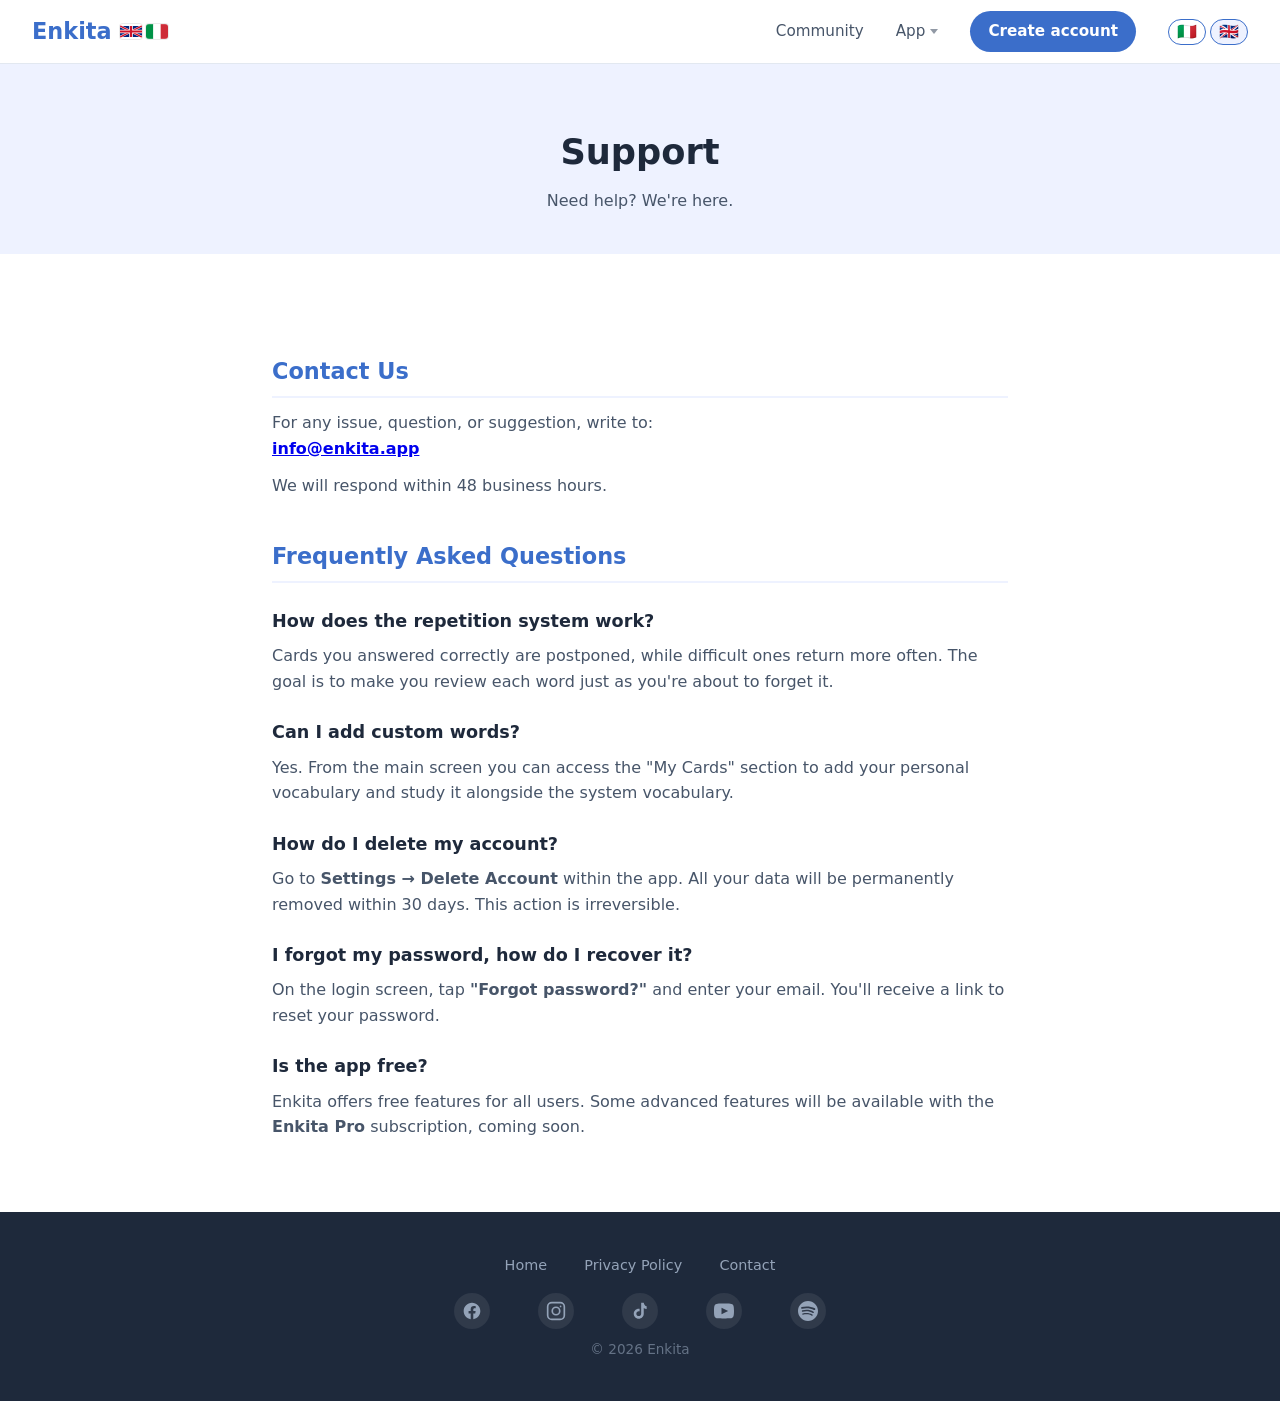
<file: support.html>
<!DOCTYPE html>
<html lang="en" data-title-key="support.title">
<head>
  <meta charset="UTF-8" />
  <meta name="viewport" content="width=device-width, initial-scale=1.0" />
  <title>Support — Enkita</title>
  <link rel="icon" type="image/png" sizes="32x32" href="images/favicon-32x32.png" />
  <link rel="icon" type="image/png" sizes="16x16" href="images/favicon-16x16.png" />
  <link rel="apple-touch-icon" sizes="180x180" href="images/apple-touch-icon.png" />
  <link rel="stylesheet" href="css/style.css?v=7" />
</head>
<body>

  <nav>
    <a class="nav-logo" href="index.html">
      Enkita
      <span class="nav-logo-flags">
        <svg class="flag-icon" viewBox="0 0 60 30" xmlns="http://www.w3.org/2000/svg">
          <rect width="60" height="30" fill="#00247d" />
          <path d="M0,0 L60,30 M60,0 L0,30" stroke="#fff" stroke-width="6" />
          <path d="M0,0 L24,12 M60,0 L36,12 M0,30 L24,18 M60,30 L36,18" stroke="#cf142b" stroke-width="4" />
          <path d="M30,0 V30 M0,15 H60" stroke="#fff" stroke-width="10" />
          <path d="M30,0 V30 M0,15 H60" stroke="#cf142b" stroke-width="6" />
        </svg>
        <svg class="flag-icon" viewBox="0 0 30 20" xmlns="http://www.w3.org/2000/svg">
          <rect width="10" height="20" fill="#009246" />
          <rect x="10" width="10" height="20" fill="#fff" />
          <rect x="20" width="10" height="20" fill="#ce2b37" />
        </svg>
      </span>
    </a>
    <ul class="nav-links">
      <li><a href="index.html#community" data-i18n="nav.community">Community</a></li>
      <li class="nav-dropdown">
        <button type="button" class="nav-dropdown-toggle" data-i18n="nav.app">App</button>
        <ul class="nav-dropdown-menu">
          <li><a href="index.html#features" data-i18n="nav.features">Features</a></li>
          <li><a href="index.html#pricing" data-i18n="nav.pricing">Pricing</a></li>
          <li><a href="index.html#download" data-i18n="nav.download">Download</a></li>
          <li><a href="guide.html" data-i18n="nav.guide">Guide</a></li>
          <li><a href="support.html" data-i18n="nav.support">Support</a></li>
          <li><a href="whats-new.html" data-i18n="nav.whatsnew">What's New</a></li>
        </ul>
      </li>
      <li><a href="signup.html" class="nav-cta" data-i18n="nav.signup">Create account</a></li>
      <li class="nav-lang">
        <button class="lang-btn" data-lang="it" onclick="setLang('it')">🇮🇹</button>
        <button class="lang-btn" data-lang="en" onclick="setLang('en')">🇬🇧</button>
      </li>
    </ul>
  </nav>

  <div class="page-header">
    <h1 data-i18n="support.header.h1">Support</h1>
    <p data-i18n="support.header.p">Need help? We're here.</p>
  </div>

  <div class="page-content">

    <h2 data-i18n="support.contact.h2">Contact Us</h2>
    <p><span data-i18n="support.contact.p1">For any issue, question, or suggestion, write to:</span><br />
    <strong><a href="mailto:info@enkita.app">info@enkita.app</a></strong></p>
    <p data-i18n="support.contact.p2">We will respond within 48 business hours.</p>

    <h2 data-i18n="support.faq.h2">Frequently Asked Questions</h2>

    <h3 data-i18n="support.faq.1.h3">How does the repetition system work?</h3>
    <p data-i18n="support.faq.1.p">Cards you answered correctly are postponed, while difficult ones return more often. The goal is to make you review each word just as you're about to forget it.</p>

    <h3 data-i18n="support.faq.2.h3">Can I add custom words?</h3>
    <p data-i18n="support.faq.2.p">Yes. From the main screen you can access the "My Cards" section to add your personal vocabulary and study it alongside the system vocabulary.</p>

    <h3 data-i18n="support.faq.3.h3">How do I delete my account?</h3>
    <p data-i18n-html="support.faq.3.p">Go to <strong>Settings → Delete Account</strong> within the app. All your data will be permanently removed within 30 days. This action is irreversible.</p>

    <h3 data-i18n="support.faq.4.h3">I forgot my password, how do I recover it?</h3>
    <p data-i18n-html="support.faq.4.p">On the login screen, tap <strong>"Forgot password?"</strong> and enter your email. You'll receive a link to reset your password.</p>

    <h3 data-i18n="support.faq.5.h3">Is the app free?</h3>
    <p data-i18n-html="support.faq.5.p">Enkita offers free features for all users. Some advanced features will be available with the <strong>Enkita Pro</strong> subscription, coming soon.</p>

  </div>

  <footer>
    <div class="footer-links">
      <a href="index.html">Home</a>
      <a href="privacy-policy.html">Privacy Policy</a>
      <a href="mailto:info@enkita.app" data-i18n="footer.contact">Contact</a>
    </div>
    <div class="footer-social">
      <a class="social-icon" href="https://www.facebook.com/enkita.cards" target="_blank" rel="noopener" aria-label="Facebook">
        <svg width="20" height="20" viewBox="0 0 24 24" fill="currentColor" aria-hidden="true"><path d="M22 12.06C22 6.53 17.52 2.04 12 2.04S2 6.53 2 12.06c0 5 3.66 9.13 8.44 9.88v-6.99h-2.54v-2.89h2.54V9.85c0-2.51 1.49-3.89 3.77-3.89 1.09 0 2.24.2 2.24.2v2.46h-1.26c-1.24 0-1.63.77-1.63 1.56v1.88h2.78l-.44 2.89h-2.34V21.94C18.34 21.19 22 17.06 22 12.06z"/></svg>
      </a>
      <a class="social-icon" href="https://www.instagram.com/enkita.app/" target="_blank" rel="noopener" aria-label="Instagram">
        <svg width="20" height="20" viewBox="0 0 24 24" fill="none" stroke="currentColor" stroke-width="2" aria-hidden="true"><rect x="2" y="2" width="20" height="20" rx="5"/><circle cx="12" cy="12" r="4.5"/><circle cx="17.5" cy="6.5" r="1" fill="currentColor" stroke="none"/></svg>
      </a>
      <a class="social-icon" href="https://www.tiktok.com/@enkita.app" target="_blank" rel="noopener" aria-label="TikTok">
        <svg width="20" height="20" viewBox="0 0 24 24" fill="currentColor" aria-hidden="true"><path d="M16.5 2c.3 2.1 1.6 3.8 3.5 4.4v3.1c-1.4-.1-2.6-.5-3.5-1.2v6.9c0 3.3-2.7 6-6 6s-6-2.7-6-6 2.7-6 6-6c.4 0 .7 0 1 .1v3.2c-.3-.1-.6-.2-1-.2-1.6 0-2.9 1.3-2.9 2.9s1.3 2.9 2.9 2.9 2.9-1.3 2.9-2.9V2h3.1z"/></svg>
      </a>
      <a class="social-icon" href="https://www.youtube.com/@EnkitaApp" target="_blank" rel="noopener" aria-label="YouTube">
        <svg width="20" height="20" viewBox="0 0 24 24" fill="currentColor" aria-hidden="true"><path fill-rule="evenodd" d="M19.615 3.184c-3.604-.246-11.631-.245-15.23 0-3.897.266-4.356 2.62-4.385 8.816.029 6.185.484 8.549 4.385 8.816 3.6.245 11.626.246 15.23 0 3.897-.266 4.356-2.62 4.385-8.816-.029-6.185-.484-8.549-4.385-8.816zm-10.615 12.816v-8l8 3.993-8 4.007z"/></svg>
      </a>
      <a class="social-icon" href="https://open.spotify.com/show/76ZdFBOd5gxynrxCpDv35M" target="_blank" rel="noopener" aria-label="Spotify">
        <svg width="20" height="20" viewBox="0 0 24 24" fill="currentColor" aria-hidden="true"><path d="M12 0C5.4 0 0 5.4 0 12s5.4 12 12 12 12-5.4 12-12S18.66 0 12 0zm5.521 17.34c-.24.36-.66.48-1.021.24-2.82-1.74-6.36-2.1-10.561-1.141-.418.122-.779-.179-.899-.539-.12-.421.18-.78.54-.9 4.56-1.021 8.52-.6 11.64 1.32.42.18.479.66.301 1.02zm1.44-3.3c-.301.42-.841.6-1.262.3-3.239-1.98-8.159-2.58-11.939-1.38-.479.12-1.02-.12-1.14-.6-.12-.48.12-1.02.6-1.14C9.6 9.9 15 10.561 18.72 12.84c.36.181.54.78.24 1.2zm.12-3.36C15.24 8.4 8.82 8.16 5.16 9.301c-.6.179-1.2-.181-1.38-.721-.18-.601.18-1.2.72-1.381 4.26-1.26 11.28-1.02 15.721 1.621.539.3.719 1.02.419 1.56-.299.421-1.02.599-1.559.3z"/></svg>
      </a>
    </div>
    <p class="footer-copy">© 2026 Enkita</p>
  </footer>

  <script src="js/i18n.js"></script>
</body>
</html>
</file>
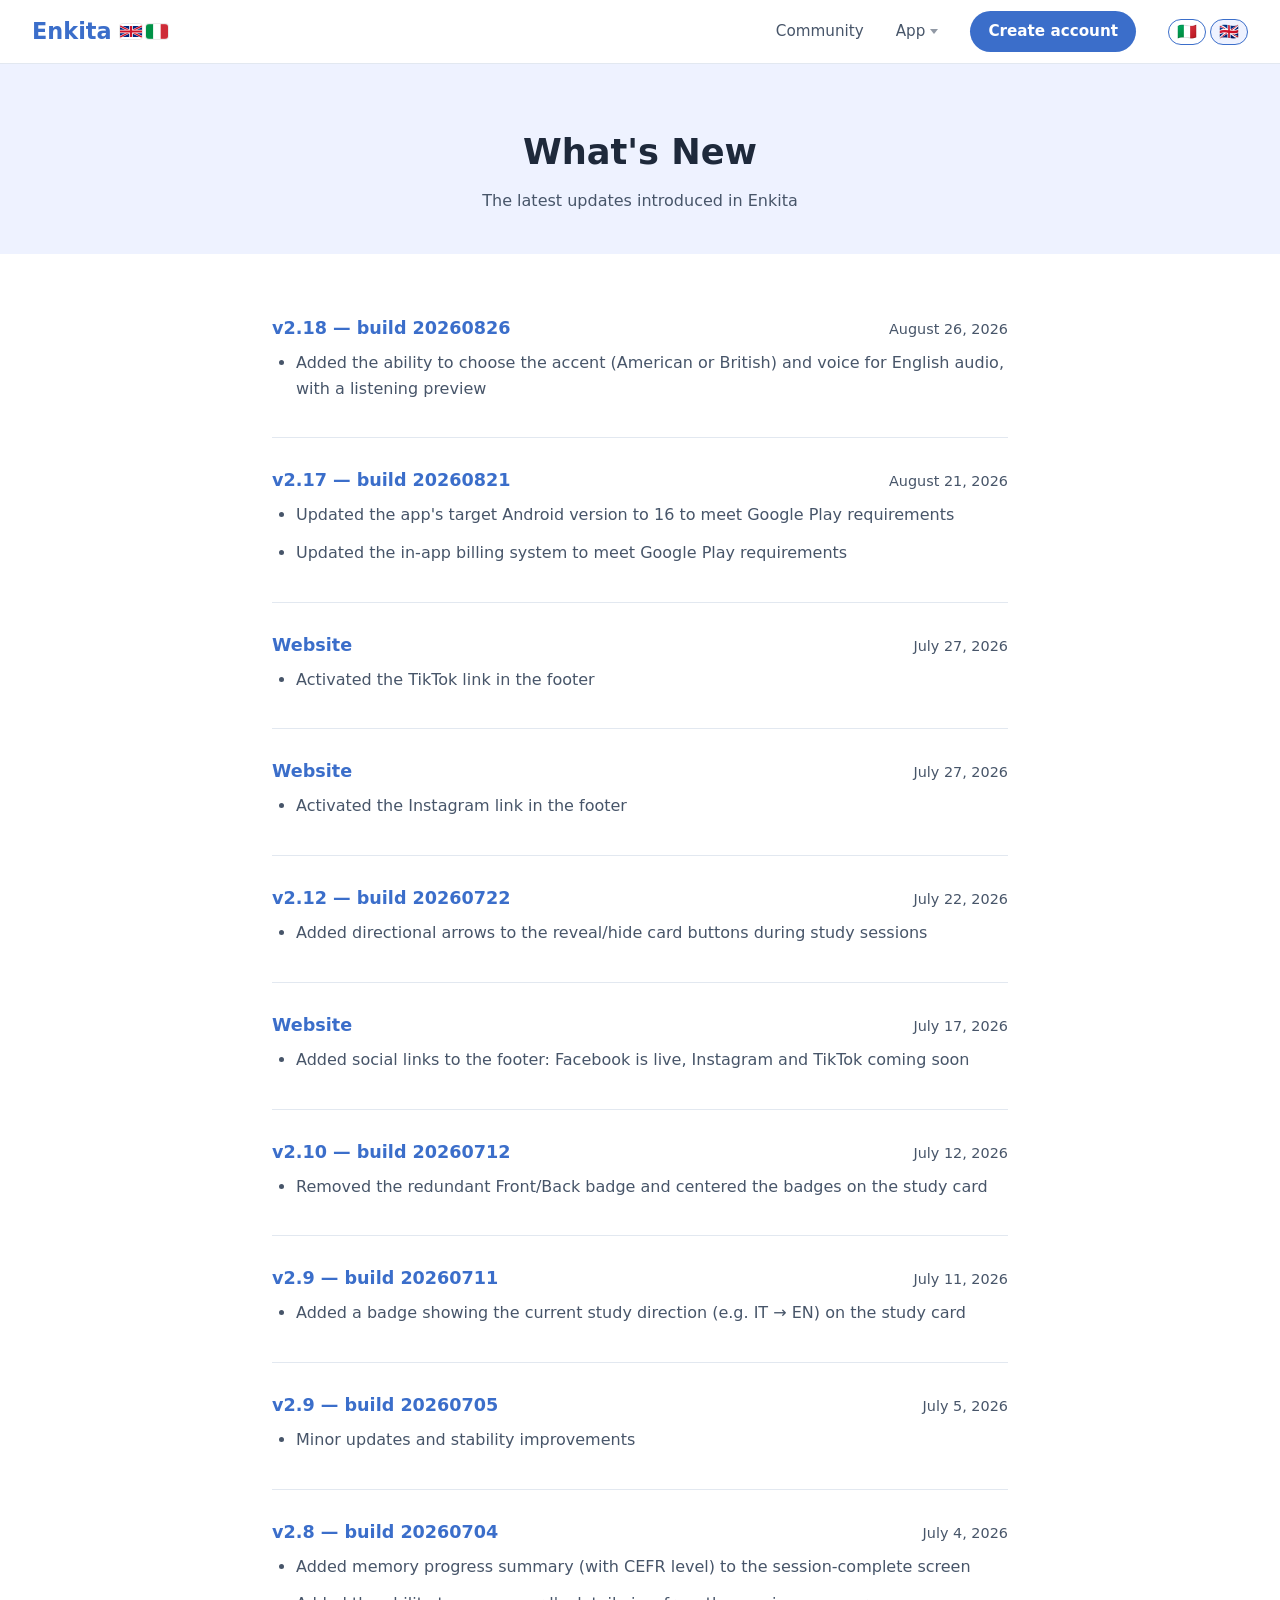
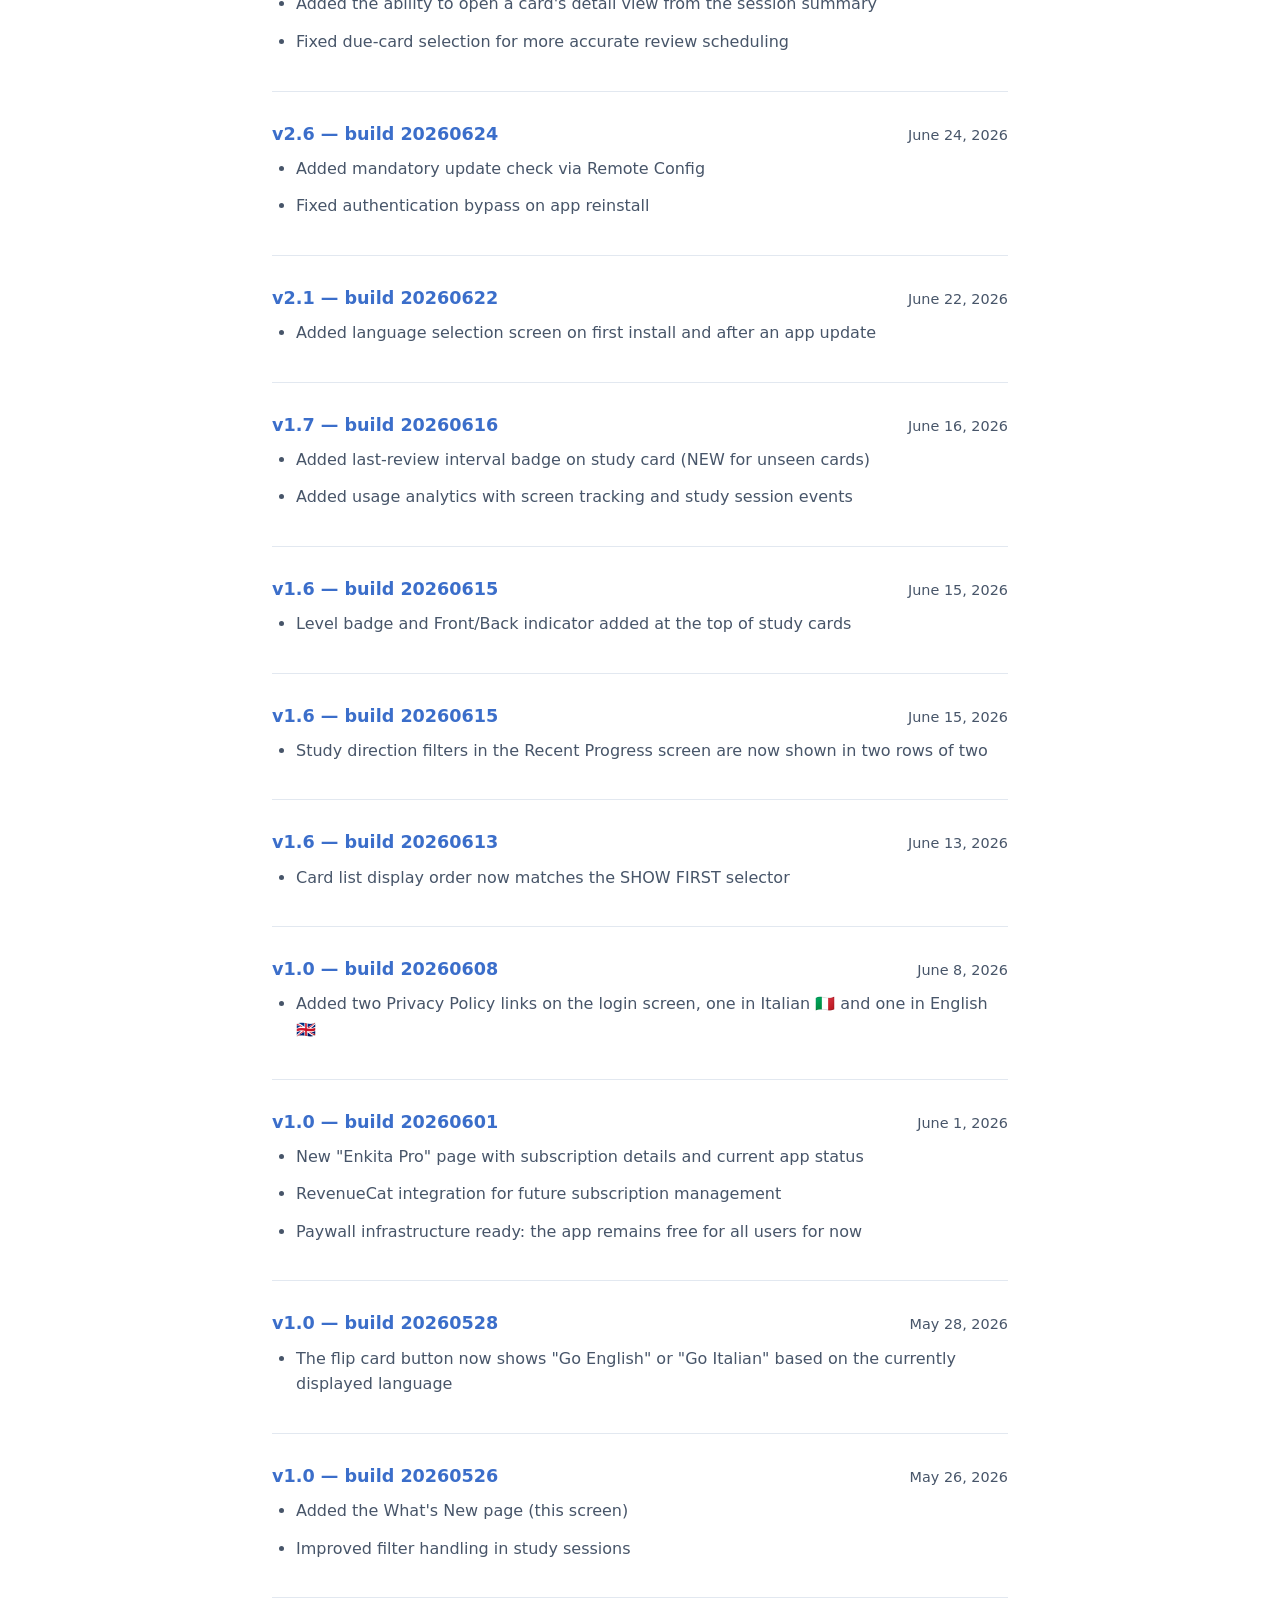
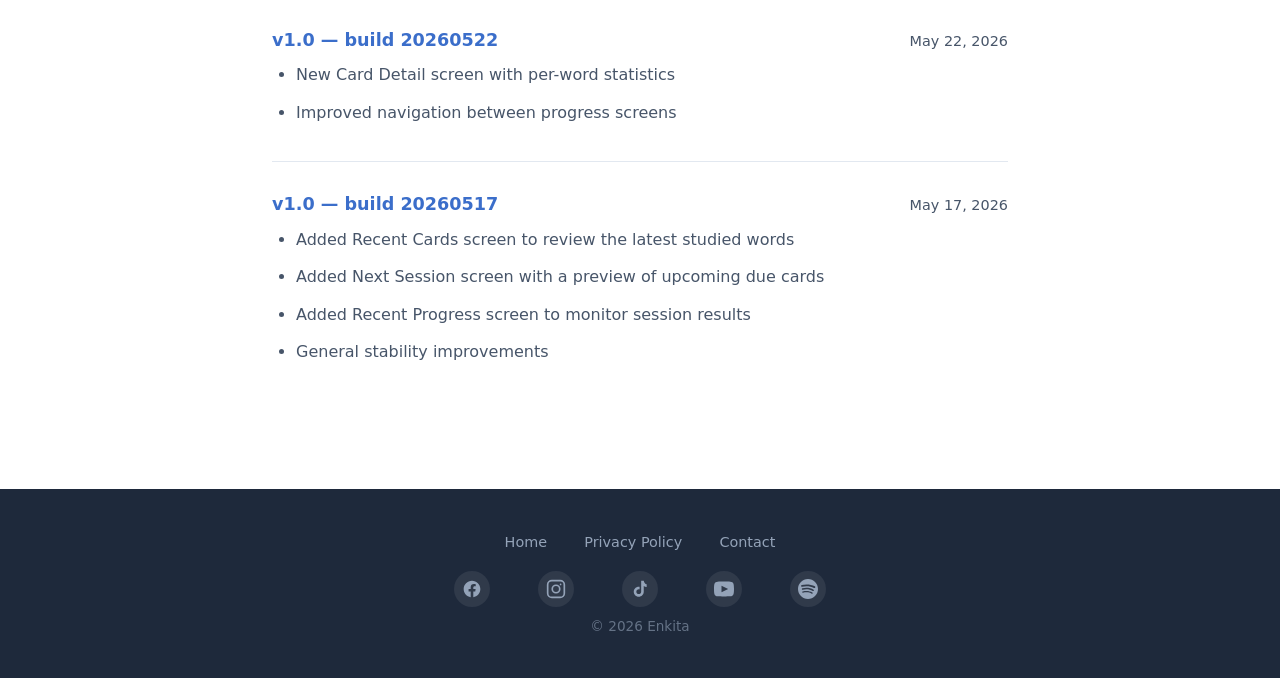
<file: whats-new.html>
<!DOCTYPE html>
<html lang="en" data-title-key="whatsnew.title">
<head>
  <meta charset="UTF-8" />
  <meta name="viewport" content="width=device-width, initial-scale=1.0" />
  <title>What's New — Enkita</title>
  <link rel="icon" type="image/png" sizes="32x32" href="images/favicon-32x32.png" />
  <link rel="icon" type="image/png" sizes="16x16" href="images/favicon-16x16.png" />
  <link rel="apple-touch-icon" sizes="180x180" href="images/apple-touch-icon.png" />
  <link rel="stylesheet" href="css/style.css?v=7" />
</head>
<body>

  <nav>
    <a class="nav-logo" href="index.html">
      Enkita
      <span class="nav-logo-flags">
        <svg class="flag-icon" viewBox="0 0 60 30" xmlns="http://www.w3.org/2000/svg">
          <rect width="60" height="30" fill="#00247d" />
          <path d="M0,0 L60,30 M60,0 L0,30" stroke="#fff" stroke-width="6" />
          <path d="M0,0 L24,12 M60,0 L36,12 M0,30 L24,18 M60,30 L36,18" stroke="#cf142b" stroke-width="4" />
          <path d="M30,0 V30 M0,15 H60" stroke="#fff" stroke-width="10" />
          <path d="M30,0 V30 M0,15 H60" stroke="#cf142b" stroke-width="6" />
        </svg>
        <svg class="flag-icon" viewBox="0 0 30 20" xmlns="http://www.w3.org/2000/svg">
          <rect width="10" height="20" fill="#009246" />
          <rect x="10" width="10" height="20" fill="#fff" />
          <rect x="20" width="10" height="20" fill="#ce2b37" />
        </svg>
      </span>
    </a>
    <ul class="nav-links">
      <li><a href="index.html#community" data-i18n="nav.community">Community</a></li>
      <li class="nav-dropdown">
        <button type="button" class="nav-dropdown-toggle" data-i18n="nav.app">App</button>
        <ul class="nav-dropdown-menu">
          <li><a href="index.html#features" data-i18n="nav.features">Features</a></li>
          <li><a href="index.html#pricing" data-i18n="nav.pricing">Pricing</a></li>
          <li><a href="index.html#download" data-i18n="nav.download">Download</a></li>
          <li><a href="guide.html" data-i18n="nav.guide">Guide</a></li>
          <li><a href="support.html" data-i18n="nav.support">Support</a></li>
          <li><a href="whats-new.html" data-i18n="nav.whatsnew">What's New</a></li>
        </ul>
      </li>
      <li><a href="signup.html" class="nav-cta" data-i18n="nav.signup">Create account</a></li>
      <li class="nav-lang">
        <button class="lang-btn" data-lang="it" onclick="setLang('it')">🇮🇹</button>
        <button class="lang-btn" data-lang="en" onclick="setLang('en')">🇬🇧</button>
      </li>
    </ul>
  </nav>

  <div class="page-header">
    <h1 data-i18n="whatsnew.header.h1">What's New</h1>
    <p data-i18n="whatsnew.header.p">The latest updates introduced in Enkita</p>
  </div>

  <div class="page-content">

    <!-- ITALIANO -->
    <div class="lang-section" id="lang-it">

      <div class="changelog-entry">
        <div class="changelog-entry-head">
          <span class="changelog-version">v2.18 — build 20260826</span>
          <span class="changelog-date">26 agosto 2026</span>
        </div>
        <ul>
          <li>Aggiunta la possibilità di scegliere l'accento (americano o britannico) e la voce per l'audio in inglese, con anteprima di ascolto</li>
        </ul>
      </div>

      <div class="changelog-entry">
        <div class="changelog-entry-head">
          <span class="changelog-version">v2.17 — build 20260821</span>
          <span class="changelog-date">21 agosto 2026</span>
        </div>
        <ul>
          <li>Aggiornato il target di Android alla versione 16 per rispettare i requisiti di Google Play</li>
          <li>Aggiornato il sistema di fatturazione degli acquisti in-app per rispettare i requisiti di Google Play</li>
        </ul>
      </div>

      <div class="changelog-entry">
        <div class="changelog-entry-head">
          <span class="changelog-version">Sito web</span>
          <span class="changelog-date">27 luglio 2026</span>
        </div>
        <ul>
          <li>Attivato il link a TikTok nel footer</li>
        </ul>
      </div>

      <div class="changelog-entry">
        <div class="changelog-entry-head">
          <span class="changelog-version">Sito web</span>
          <span class="changelog-date">27 luglio 2026</span>
        </div>
        <ul>
          <li>Attivato il link a Instagram nel footer</li>
        </ul>
      </div>

      <div class="changelog-entry">
        <div class="changelog-entry-head">
          <span class="changelog-version">v2.12 — build 20260722</span>
          <span class="changelog-date">22 luglio 2026</span>
        </div>
        <ul>
          <li>Aggiunte frecce direzionali nei pulsanti per scoprire/ricoprire la carta durante lo studio</li>
        </ul>
      </div>

      <div class="changelog-entry">
        <div class="changelog-entry-head">
          <span class="changelog-version">Sito web</span>
          <span class="changelog-date">17 luglio 2026</span>
        </div>
        <ul>
          <li>Aggiunti i link ai social nel footer: Facebook attivo, Instagram e TikTok in arrivo</li>
        </ul>
      </div>

      <div class="changelog-entry">
        <div class="changelog-entry-head">
          <span class="changelog-version">v2.10 — build 20260712</span>
          <span class="changelog-date">12 luglio 2026</span>
        </div>
        <ul>
          <li>Rimosso il badge ridondante Fronte/Retro e centrati i badge sulla carta di studio</li>
        </ul>
      </div>

      <div class="changelog-entry">
        <div class="changelog-entry-head">
          <span class="changelog-version">v2.9 — build 20260711</span>
          <span class="changelog-date">11 luglio 2026</span>
        </div>
        <ul>
          <li>Aggiunto un badge con la direzione di studio corrente (es. IT → EN) sulla carta durante la sessione</li>
        </ul>
      </div>

      <div class="changelog-entry">
        <div class="changelog-entry-head">
          <span class="changelog-version">v2.9 — build 20260705</span>
          <span class="changelog-date">5 luglio 2026</span>
        </div>
        <ul>
          <li>Aggiornamenti minori e miglioramenti di stabilità</li>
        </ul>
      </div>

      <div class="changelog-entry">
        <div class="changelog-entry-head">
          <span class="changelog-version">v2.8 — build 20260704</span>
          <span class="changelog-date">4 luglio 2026</span>
        </div>
        <ul>
          <li>Aggiunto riepilogo dei progressi in memoria (con livello CEFR) nella schermata di fine sessione</li>
          <li>Aggiunta la possibilità di aprire il dettaglio di una carta dal riepilogo di sessione</li>
          <li>Corretta la selezione delle carte in scadenza per un ripasso più accurato</li>
        </ul>
      </div>

      <div class="changelog-entry">
        <div class="changelog-entry-head">
          <span class="changelog-version">v2.6 — build 20260624</span>
          <span class="changelog-date">24 giugno 2026</span>
        </div>
        <ul>
          <li>Aggiunto controllo aggiornamento obbligatorio tramite Remote Config</li>
          <li>Corretto bypass dell'autenticazione in caso di reinstallazione dell'app</li>
        </ul>
      </div>

      <div class="changelog-entry">
        <div class="changelog-entry-head">
          <span class="changelog-version">v2.1 — build 20260622</span>
          <span class="changelog-date">22 giugno 2026</span>
        </div>
        <ul>
          <li>Aggiunta schermata di selezione della lingua al primo avvio e dopo un aggiornamento dell'app</li>
        </ul>
      </div>

      <div class="changelog-entry">
        <div class="changelog-entry-head">
          <span class="changelog-version">v1.7 — build 20260616</span>
          <span class="changelog-date">16 giugno 2026</span>
        </div>
        <ul>
          <li>Aggiunto badge con l'ultimo intervallo di ripasso sulla carta di studio (NUOVA per le carte mai studiate)</li>
          <li>Aggiunte statistiche d'uso con tracciamento delle schermate e degli eventi di sessione</li>
        </ul>
      </div>

      <div class="changelog-entry">
        <div class="changelog-entry-head">
          <span class="changelog-version">v1.6 — build 20260615</span>
          <span class="changelog-date">15 giugno 2026</span>
        </div>
        <ul>
          <li>Aggiunto il livello della carta e l'indicatore Fronte/Retro in cima alle card durante la sessione di studio</li>
        </ul>
      </div>

      <div class="changelog-entry">
        <div class="changelog-entry-head">
          <span class="changelog-version">v1.6 — build 20260615</span>
          <span class="changelog-date">15 giugno 2026</span>
        </div>
        <ul>
          <li>Le direzioni di studio nella schermata Progressi Recenti sono ora disposte in due righe da due</li>
        </ul>
      </div>

      <div class="changelog-entry">
        <div class="changelog-entry-head">
          <span class="changelog-version">v1.6 — build 20260613</span>
          <span class="changelog-date">13 giugno 2026</span>
        </div>
        <ul>
          <li>L'ordine di visualizzazione delle carte nella lista rispecchia la selezione "MOSTRA PRIMA"</li>
        </ul>
      </div>

      <div class="changelog-entry">
        <div class="changelog-entry-head">
          <span class="changelog-version">v1.0 — build 20260608</span>
          <span class="changelog-date">8 giugno 2026</span>
        </div>
        <ul>
          <li>Aggiunti due link alla Privacy Policy nella schermata di accesso, uno in italiano 🇮🇹 e uno in inglese 🇬🇧</li>
        </ul>
      </div>

      <div class="changelog-entry">
        <div class="changelog-entry-head">
          <span class="changelog-version">v1.0 — build 20260601</span>
          <span class="changelog-date">1 giugno 2026</span>
        </div>
        <ul>
          <li>Nuova pagina "Enkita Pro" con informazioni sull'abbonamento e stato attuale dell'app</li>
          <li>Integrazione RevenueCat per la futura gestione degli abbonamenti</li>
          <li>Infrastruttura paywall pronta: attualmente l'app rimane gratuita per tutti gli utenti</li>
        </ul>
      </div>

      <div class="changelog-entry">
        <div class="changelog-entry-head">
          <span class="changelog-version">v1.0 — build 20260528</span>
          <span class="changelog-date">28 maggio 2026</span>
        </div>
        <ul>
          <li>Il pulsante per girare la carta ora mostra "Vai Inglese" o "Vai Italiano" in base alla lingua visualizzata</li>
        </ul>
      </div>

      <div class="changelog-entry">
        <div class="changelog-entry-head">
          <span class="changelog-version">v1.0 — build 20260526</span>
          <span class="changelog-date">26 maggio 2026</span>
        </div>
        <ul>
          <li>Aggiunta la pagina Novità (questa schermata)</li>
          <li>Migliorata la gestione dei filtri in sessione di studio</li>
        </ul>
      </div>

      <div class="changelog-entry">
        <div class="changelog-entry-head">
          <span class="changelog-version">v1.0 — build 20260522</span>
          <span class="changelog-date">22 maggio 2026</span>
        </div>
        <ul>
          <li>Nuova schermata Carta di Dettaglio con statistiche per singola parola</li>
          <li>Migliorata la navigazione tra le schermate di progresso</li>
        </ul>
      </div>

      <div class="changelog-entry">
        <div class="changelog-entry-head">
          <span class="changelog-version">v1.0 — build 20260517</span>
          <span class="changelog-date">17 maggio 2026</span>
        </div>
        <ul>
          <li>Aggiunta la schermata Carte Recenti per rivedere le ultime parole studiate</li>
          <li>Aggiunta la schermata Prossima Sessione con anteprima delle carte in scadenza</li>
          <li>Aggiunta la schermata Progresso Recente per monitorare i risultati delle sessioni</li>
          <li>Miglioramenti generali alla stabilità dell'app</li>
        </ul>
      </div>

    </div>

    <!-- ENGLISH -->
    <div class="lang-section active" id="lang-en">

      <div class="changelog-entry">
        <div class="changelog-entry-head">
          <span class="changelog-version">v2.18 — build 20260826</span>
          <span class="changelog-date">August 26, 2026</span>
        </div>
        <ul>
          <li>Added the ability to choose the accent (American or British) and voice for English audio, with a listening preview</li>
        </ul>
      </div>

      <div class="changelog-entry">
        <div class="changelog-entry-head">
          <span class="changelog-version">v2.17 — build 20260821</span>
          <span class="changelog-date">August 21, 2026</span>
        </div>
        <ul>
          <li>Updated the app's target Android version to 16 to meet Google Play requirements</li>
          <li>Updated the in-app billing system to meet Google Play requirements</li>
        </ul>
      </div>

      <div class="changelog-entry">
        <div class="changelog-entry-head">
          <span class="changelog-version">Website</span>
          <span class="changelog-date">July 27, 2026</span>
        </div>
        <ul>
          <li>Activated the TikTok link in the footer</li>
        </ul>
      </div>

      <div class="changelog-entry">
        <div class="changelog-entry-head">
          <span class="changelog-version">Website</span>
          <span class="changelog-date">July 27, 2026</span>
        </div>
        <ul>
          <li>Activated the Instagram link in the footer</li>
        </ul>
      </div>

      <div class="changelog-entry">
        <div class="changelog-entry-head">
          <span class="changelog-version">v2.12 — build 20260722</span>
          <span class="changelog-date">July 22, 2026</span>
        </div>
        <ul>
          <li>Added directional arrows to the reveal/hide card buttons during study sessions</li>
        </ul>
      </div>

      <div class="changelog-entry">
        <div class="changelog-entry-head">
          <span class="changelog-version">Website</span>
          <span class="changelog-date">July 17, 2026</span>
        </div>
        <ul>
          <li>Added social links to the footer: Facebook is live, Instagram and TikTok coming soon</li>
        </ul>
      </div>

      <div class="changelog-entry">
        <div class="changelog-entry-head">
          <span class="changelog-version">v2.10 — build 20260712</span>
          <span class="changelog-date">July 12, 2026</span>
        </div>
        <ul>
          <li>Removed the redundant Front/Back badge and centered the badges on the study card</li>
        </ul>
      </div>

      <div class="changelog-entry">
        <div class="changelog-entry-head">
          <span class="changelog-version">v2.9 — build 20260711</span>
          <span class="changelog-date">July 11, 2026</span>
        </div>
        <ul>
          <li>Added a badge showing the current study direction (e.g. IT → EN) on the study card</li>
        </ul>
      </div>

      <div class="changelog-entry">
        <div class="changelog-entry-head">
          <span class="changelog-version">v2.9 — build 20260705</span>
          <span class="changelog-date">July 5, 2026</span>
        </div>
        <ul>
          <li>Minor updates and stability improvements</li>
        </ul>
      </div>

      <div class="changelog-entry">
        <div class="changelog-entry-head">
          <span class="changelog-version">v2.8 — build 20260704</span>
          <span class="changelog-date">July 4, 2026</span>
        </div>
        <ul>
          <li>Added memory progress summary (with CEFR level) to the session-complete screen</li>
          <li>Added the ability to open a card's detail view from the session summary</li>
          <li>Fixed due-card selection for more accurate review scheduling</li>
        </ul>
      </div>

      <div class="changelog-entry">
        <div class="changelog-entry-head">
          <span class="changelog-version">v2.6 — build 20260624</span>
          <span class="changelog-date">June 24, 2026</span>
        </div>
        <ul>
          <li>Added mandatory update check via Remote Config</li>
          <li>Fixed authentication bypass on app reinstall</li>
        </ul>
      </div>

      <div class="changelog-entry">
        <div class="changelog-entry-head">
          <span class="changelog-version">v2.1 — build 20260622</span>
          <span class="changelog-date">June 22, 2026</span>
        </div>
        <ul>
          <li>Added language selection screen on first install and after an app update</li>
        </ul>
      </div>

      <div class="changelog-entry">
        <div class="changelog-entry-head">
          <span class="changelog-version">v1.7 — build 20260616</span>
          <span class="changelog-date">June 16, 2026</span>
        </div>
        <ul>
          <li>Added last-review interval badge on study card (NEW for unseen cards)</li>
          <li>Added usage analytics with screen tracking and study session events</li>
        </ul>
      </div>

      <div class="changelog-entry">
        <div class="changelog-entry-head">
          <span class="changelog-version">v1.6 — build 20260615</span>
          <span class="changelog-date">June 15, 2026</span>
        </div>
        <ul>
          <li>Level badge and Front/Back indicator added at the top of study cards</li>
        </ul>
      </div>

      <div class="changelog-entry">
        <div class="changelog-entry-head">
          <span class="changelog-version">v1.6 — build 20260615</span>
          <span class="changelog-date">June 15, 2026</span>
        </div>
        <ul>
          <li>Study direction filters in the Recent Progress screen are now shown in two rows of two</li>
        </ul>
      </div>

      <div class="changelog-entry">
        <div class="changelog-entry-head">
          <span class="changelog-version">v1.6 — build 20260613</span>
          <span class="changelog-date">June 13, 2026</span>
        </div>
        <ul>
          <li>Card list display order now matches the SHOW FIRST selector</li>
        </ul>
      </div>

      <div class="changelog-entry">
        <div class="changelog-entry-head">
          <span class="changelog-version">v1.0 — build 20260608</span>
          <span class="changelog-date">June 8, 2026</span>
        </div>
        <ul>
          <li>Added two Privacy Policy links on the login screen, one in Italian 🇮🇹 and one in English 🇬🇧</li>
        </ul>
      </div>

      <div class="changelog-entry">
        <div class="changelog-entry-head">
          <span class="changelog-version">v1.0 — build 20260601</span>
          <span class="changelog-date">June 1, 2026</span>
        </div>
        <ul>
          <li>New "Enkita Pro" page with subscription details and current app status</li>
          <li>RevenueCat integration for future subscription management</li>
          <li>Paywall infrastructure ready: the app remains free for all users for now</li>
        </ul>
      </div>

      <div class="changelog-entry">
        <div class="changelog-entry-head">
          <span class="changelog-version">v1.0 — build 20260528</span>
          <span class="changelog-date">May 28, 2026</span>
        </div>
        <ul>
          <li>The flip card button now shows "Go English" or "Go Italian" based on the currently displayed language</li>
        </ul>
      </div>

      <div class="changelog-entry">
        <div class="changelog-entry-head">
          <span class="changelog-version">v1.0 — build 20260526</span>
          <span class="changelog-date">May 26, 2026</span>
        </div>
        <ul>
          <li>Added the What's New page (this screen)</li>
          <li>Improved filter handling in study sessions</li>
        </ul>
      </div>

      <div class="changelog-entry">
        <div class="changelog-entry-head">
          <span class="changelog-version">v1.0 — build 20260522</span>
          <span class="changelog-date">May 22, 2026</span>
        </div>
        <ul>
          <li>New Card Detail screen with per-word statistics</li>
          <li>Improved navigation between progress screens</li>
        </ul>
      </div>

      <div class="changelog-entry">
        <div class="changelog-entry-head">
          <span class="changelog-version">v1.0 — build 20260517</span>
          <span class="changelog-date">May 17, 2026</span>
        </div>
        <ul>
          <li>Added Recent Cards screen to review the latest studied words</li>
          <li>Added Next Session screen with a preview of upcoming due cards</li>
          <li>Added Recent Progress screen to monitor session results</li>
          <li>General stability improvements</li>
        </ul>
      </div>

    </div>

  </div>

  <footer>
    <div class="footer-links">
      <a href="index.html">Home</a>
      <a href="privacy-policy.html">Privacy Policy</a>
      <a href="mailto:info@enkita.app" data-i18n="footer.contact">Contact</a>
    </div>
    <div class="footer-social">
      <a class="social-icon" href="https://www.facebook.com/enkita.cards" target="_blank" rel="noopener" aria-label="Facebook">
        <svg width="20" height="20" viewBox="0 0 24 24" fill="currentColor" aria-hidden="true"><path d="M22 12.06C22 6.53 17.52 2.04 12 2.04S2 6.53 2 12.06c0 5 3.66 9.13 8.44 9.88v-6.99h-2.54v-2.89h2.54V9.85c0-2.51 1.49-3.89 3.77-3.89 1.09 0 2.24.2 2.24.2v2.46h-1.26c-1.24 0-1.63.77-1.63 1.56v1.88h2.78l-.44 2.89h-2.34V21.94C18.34 21.19 22 17.06 22 12.06z"/></svg>
      </a>
      <a class="social-icon" href="https://www.instagram.com/enkita.app/" target="_blank" rel="noopener" aria-label="Instagram">
        <svg width="20" height="20" viewBox="0 0 24 24" fill="none" stroke="currentColor" stroke-width="2" aria-hidden="true"><rect x="2" y="2" width="20" height="20" rx="5"/><circle cx="12" cy="12" r="4.5"/><circle cx="17.5" cy="6.5" r="1" fill="currentColor" stroke="none"/></svg>
      </a>
      <a class="social-icon" href="https://www.tiktok.com/@enkita.app" target="_blank" rel="noopener" aria-label="TikTok">
        <svg width="20" height="20" viewBox="0 0 24 24" fill="currentColor" aria-hidden="true"><path d="M16.5 2c.3 2.1 1.6 3.8 3.5 4.4v3.1c-1.4-.1-2.6-.5-3.5-1.2v6.9c0 3.3-2.7 6-6 6s-6-2.7-6-6 2.7-6 6-6c.4 0 .7 0 1 .1v3.2c-.3-.1-.6-.2-1-.2-1.6 0-2.9 1.3-2.9 2.9s1.3 2.9 2.9 2.9 2.9-1.3 2.9-2.9V2h3.1z"/></svg>
      </a>
      <a class="social-icon" href="https://www.youtube.com/@EnkitaApp" target="_blank" rel="noopener" aria-label="YouTube">
        <svg width="20" height="20" viewBox="0 0 24 24" fill="currentColor" aria-hidden="true"><path fill-rule="evenodd" d="M19.615 3.184c-3.604-.246-11.631-.245-15.23 0-3.897.266-4.356 2.62-4.385 8.816.029 6.185.484 8.549 4.385 8.816 3.6.245 11.626.246 15.23 0 3.897-.266 4.356-2.62 4.385-8.816-.029-6.185-.484-8.549-4.385-8.816zm-10.615 12.816v-8l8 3.993-8 4.007z"/></svg>
      </a>
      <a class="social-icon" href="https://open.spotify.com/show/76ZdFBOd5gxynrxCpDv35M" target="_blank" rel="noopener" aria-label="Spotify">
        <svg width="20" height="20" viewBox="0 0 24 24" fill="currentColor" aria-hidden="true"><path d="M12 0C5.4 0 0 5.4 0 12s5.4 12 12 12 12-5.4 12-12S18.66 0 12 0zm5.521 17.34c-.24.36-.66.48-1.021.24-2.82-1.74-6.36-2.1-10.561-1.141-.418.122-.779-.179-.899-.539-.12-.421.18-.78.54-.9 4.56-1.021 8.52-.6 11.64 1.32.42.18.479.66.301 1.02zm1.44-3.3c-.301.42-.841.6-1.262.3-3.239-1.98-8.159-2.58-11.939-1.38-.479.12-1.02-.12-1.14-.6-.12-.48.12-1.02.6-1.14C9.6 9.9 15 10.561 18.72 12.84c.36.181.54.78.24 1.2zm.12-3.36C15.24 8.4 8.82 8.16 5.16 9.301c-.6.179-1.2-.181-1.38-.721-.18-.601.18-1.2.72-1.381 4.26-1.26 11.28-1.02 15.721 1.621.539.3.719 1.02.419 1.56-.299.421-1.02.599-1.559.3z"/></svg>
      </a>
    </div>
    <p class="footer-copy">© 2026 Enkita</p>
  </footer>

  <script src="js/i18n.js"></script>
</body>
</html>
</file>
<file: css/style.css>
* {
  margin: 0;
  padding: 0;
  box-sizing: border-box;
}

:root {
  --blue-primary: #3B6ECA;
  --blue-dark: #2A52A0;
  --blue-light: #EEF2FF;
  --orange: #F59E0B;
  --green: #10B981;
  --text-dark: #1E293B;
  --text-mid: #475569;
  --text-light: #94A3B8;
  --white: #ffffff;
  --radius: 16px;
}

body {
  font-family: 'Segoe UI', system-ui, -apple-system, sans-serif;
  color: var(--text-dark);
  background: var(--white);
  line-height: 1.6;
}

/* NAV */
nav {
  background: var(--white);
  border-bottom: 1px solid #E2E8F0;
  padding: 0 2rem;
  position: sticky;
  top: 0;
  z-index: 100;
  display: flex;
  align-items: center;
  justify-content: space-between;
  height: 64px;
}

.nav-logo {
  font-size: 1.4rem;
  font-weight: 700;
  color: var(--blue-primary);
  text-decoration: none;
  display: inline-flex;
  align-items: center;
  gap: 8px;
}

.nav-logo-flags {
  display: inline-flex;
  gap: 4px;
}

.nav-links {
  display: flex;
  gap: 2rem;
  list-style: none;
}

.nav-links a {
  text-decoration: none;
  color: var(--text-mid);
  font-size: 0.95rem;
  transition: color 0.2s;
}

.nav-links a:hover {
  color: var(--blue-primary);
}

.nav-links > li {
  display: flex;
  align-items: center;
}

.nav-cta {
  background: var(--blue-primary);
  color: var(--white) !important;
  padding: 8px 18px;
  border-radius: 100px;
  font-weight: 600;
  transition: background 0.2s;
}

.nav-cta:hover {
  background: var(--blue-dark);
  color: var(--white) !important;
}

/* NAV DROPDOWN */
.nav-dropdown {
  position: relative;
}

.nav-dropdown-toggle {
  background: none;
  border: none;
  font: inherit;
  color: var(--text-mid);
  font-size: 0.95rem;
  cursor: pointer;
  padding: 0;
  display: inline-flex;
  align-items: center;
  gap: 5px;
  transition: color 0.2s;
}

.nav-dropdown-toggle::after {
  content: '';
  width: 0;
  height: 0;
  border-left: 4px solid transparent;
  border-right: 4px solid transparent;
  border-top: 5px solid currentColor;
  opacity: 0.6;
}

.nav-dropdown-toggle:hover,
.nav-dropdown:hover .nav-dropdown-toggle,
.nav-dropdown:focus-within .nav-dropdown-toggle {
  color: var(--blue-primary);
}

.nav-dropdown-menu {
  position: absolute;
  top: 100%;
  left: 50%;
  transform: translateX(-50%) translateY(4px);
  background: var(--white);
  border: 1px solid #E2E8F0;
  border-radius: 12px;
  box-shadow: 0 12px 24px rgba(15, 23, 42, 0.1);
  list-style: none;
  min-width: 170px;
  padding: 8px;
  margin-top: 14px;
  opacity: 0;
  visibility: hidden;
  transition: opacity 0.15s ease, transform 0.15s ease, visibility 0.15s;
}

.nav-dropdown-menu::before {
  content: '';
  position: absolute;
  top: -14px;
  left: 0;
  right: 0;
  height: 14px;
}

.nav-dropdown:hover .nav-dropdown-menu,
.nav-dropdown:focus-within .nav-dropdown-menu {
  opacity: 1;
  visibility: visible;
  transform: translateX(-50%) translateY(0);
}

.nav-dropdown-menu a {
  display: block;
  padding: 8px 12px;
  border-radius: 8px;
  white-space: nowrap;
}

.nav-dropdown-menu a:hover {
  background: var(--blue-light);
}

/* HERO */
.hero {
  background: linear-gradient(135deg, var(--blue-light) 0%, #dde8ff 100%);
  padding: 80px 2rem;
  display: flex;
  align-items: center;
  justify-content: center;
  gap: 60px;
  flex-wrap: wrap;
}

.hero-text {
  max-width: 500px;
}

.hero-badge {
  display: inline-block;
  background: var(--blue-primary);
  color: var(--white);
  font-size: 0.8rem;
  font-weight: 600;
  padding: 4px 14px;
  border-radius: 100px;
  margin-bottom: 1.2rem;
  letter-spacing: 0.05em;
  text-transform: uppercase;
}

.hero h1 {
  font-size: 3rem;
  font-weight: 800;
  line-height: 1.15;
  color: var(--text-dark);
  margin-bottom: 1rem;
}

.hero h1 span {
  color: var(--blue-primary);
}

.hero p {
  font-size: 1.15rem;
  color: var(--text-mid);
  margin-bottom: 2rem;
}

.hero-buttons {
  display: flex;
  gap: 1rem;
  flex-wrap: wrap;
}

.btn-primary {
  background: var(--blue-primary);
  color: var(--white);
  padding: 14px 28px;
  border-radius: 100px;
  font-size: 1rem;
  font-weight: 600;
  text-decoration: none;
  transition: background 0.2s, transform 0.2s;
  display: inline-block;
}

.btn-primary:hover {
  background: var(--blue-dark);
  transform: translateY(-2px);
}

.btn-secondary {
  background: transparent;
  color: var(--blue-primary);
  padding: 14px 28px;
  border-radius: 100px;
  font-size: 1rem;
  font-weight: 600;
  text-decoration: none;
  border: 2px solid var(--blue-primary);
  transition: all 0.2s;
  display: inline-block;
}

.btn-secondary:hover {
  background: var(--blue-primary);
  color: var(--white);
}

.coming-soon-label {
  font-size: 0.8rem;
  color: var(--text-light);
  margin-top: 0.6rem;
}

/* PHONE MOCKUP */
.hero-image {
  position: relative;
  padding-right: 246px;
}

/* MASCOT */
.mascot-hero {
  position: absolute;
  top: 50%;
  right: 0;
  transform: translateY(-50%);
  width: 220px;
  height: 220px;
}

.mascot-circle {
  width: 100%;
  height: 100%;
  border-radius: 50%;
  background: var(--white);
  border: 4px solid var(--white);
  box-shadow: 0 10px 30px rgba(59, 110, 202, 0.3);
  overflow: hidden;
}

.mascot-bubble {
  position: absolute;
  bottom: 100%;
  left: 50%;
  transform: translateX(-50%);
  margin-bottom: 16px;
  width: 200px;
  background: var(--white);
  color: var(--text-dark);
  font-size: 0.8rem;
  font-weight: 600;
  line-height: 1.35;
  text-align: center;
  padding: 12px 16px;
  border-radius: 16px;
  box-shadow: 0 10px 24px rgba(59, 110, 202, 0.25);
}

.mascot-bubble::after {
  content: '';
  position: absolute;
  top: 100%;
  left: 50%;
  transform: translateX(-50%);
  width: 0;
  height: 0;
  border: 8px solid transparent;
  border-top-color: var(--white);
}

.mascot-lang-badge {
  position: absolute;
  top: 100%;
  left: 50%;
  transform: translateX(-50%);
  margin-top: 14px;
  display: flex;
  align-items: center;
  gap: 6px;
  background: var(--white);
  padding: 8px 14px;
  border-radius: 100px;
  box-shadow: 0 10px 24px rgba(59, 110, 202, 0.25);
  font-size: 1.15rem;
  white-space: nowrap;
}

.mascot-lang-badge .swap-arrow {
  font-size: 0.9rem;
  font-weight: 700;
  color: var(--blue-primary);
}

.flag-icon {
  width: 22px;
  height: 15px;
  border-radius: 3px;
  box-shadow: 0 0 0 1px rgba(0, 0, 0, 0.08);
  display: block;
}

.mascot-hero img {
  width: 100%;
  height: 100%;
  object-fit: cover;
  object-position: center 12%;
  display: block;
  image-rendering: -webkit-optimize-contrast;
}

.footer-mascot {
  width: 56px;
  height: 56px;
  border-radius: 50%;
  overflow: hidden;
  margin: 0 auto 1rem;
  background: var(--white);
}

.footer-mascot img {
  width: 100%;
  height: 100%;
  object-fit: cover;
  object-position: center 8%;
  display: block;
}

.phone-frame {
  width: 260px;
  border-radius: 40px;
  box-shadow: 0 30px 80px rgba(59, 110, 202, 0.25);
  overflow: hidden;
  border: 6px solid var(--text-dark);
}

.phone-frame img {
  width: 100%;
  display: block;
}

/* FEATURES */
.features {
  padding: 80px 2rem;
  max-width: 1100px;
  margin: 0 auto;
}

.section-title {
  text-align: center;
  font-size: 2rem;
  font-weight: 700;
  margin-bottom: 0.5rem;
}

.section-sub {
  text-align: center;
  color: var(--text-mid);
  margin-bottom: 3rem;
  font-size: 1.05rem;
}

.features-grid {
  display: grid;
  grid-template-columns: repeat(auto-fit, minmax(260px, 1fr));
  gap: 1.5rem;
}

.feature-card {
  background: var(--blue-light);
  border-radius: var(--radius);
  padding: 2rem;
  transition: transform 0.2s, box-shadow 0.2s;
}

.feature-card:hover {
  transform: translateY(-4px);
  box-shadow: 0 10px 30px rgba(59, 110, 202, 0.12);
}

.feature-icon {
  font-size: 2.2rem;
  margin-bottom: 1rem;
}

.feature-card h3 {
  font-size: 1.1rem;
  font-weight: 700;
  margin-bottom: 0.5rem;
  color: var(--blue-primary);
}

.feature-card p {
  color: var(--text-mid);
  font-size: 0.95rem;
}

a.feature-card {
  text-decoration: none;
  color: inherit;
  cursor: pointer;
}

/* DOWNLOAD */
.download {
  background: linear-gradient(135deg, var(--blue-primary), var(--blue-dark));
  color: var(--white);
  padding: 80px 2rem;
  text-align: center;
}

.download h2 {
  font-size: 2rem;
  font-weight: 700;
  margin-bottom: 1rem;
}

.download p {
  opacity: 0.85;
  margin-bottom: 2rem;
  font-size: 1.05rem;
}

.store-badge {
  display: inline-block;
  background: rgba(255,255,255,0.2);
  border: 2px solid rgba(255,255,255,0.5);
  color: var(--white);
  padding: 14px 32px;
  border-radius: 100px;
  font-size: 1rem;
  font-weight: 600;
  text-decoration: none;
  transition: background 0.2s;
}

.store-badge:hover {
  background: rgba(255,255,255,0.32);
}

.orange-dot {
  display: inline-block;
  width: 10px;
  height: 10px;
  background: var(--orange);
  border-radius: 50%;
  margin-right: 8px;
  animation: pulse 1.5s infinite;
}

.green-dot {
  display: inline-block;
  width: 10px;
  height: 10px;
  background: var(--green);
  border-radius: 50%;
  margin-right: 8px;
}

@keyframes pulse {
  0%, 100% { opacity: 1; }
  50% { opacity: 0.4; }
}

/* PRICING */
.pricing {
  padding: 80px 2rem;
  max-width: 700px;
  margin: 0 auto;
}

.pricing-card {
  background: var(--blue-light);
  border-radius: var(--radius);
  padding: 2.5rem;
  text-align: center;
}

.pricing-badge {
  display: inline-block;
  background: var(--blue-primary);
  color: var(--white);
  padding: 6px 18px;
  border-radius: 100px;
  font-size: 0.85rem;
  font-weight: 600;
  margin-bottom: 1rem;
}

.pricing-card h3 {
  font-size: 1.4rem;
  font-weight: 700;
  color: var(--blue-primary);
  margin-bottom: 0.75rem;
}

.pricing-card p {
  color: var(--text-mid);
  font-size: 1rem;
}

.pricing-note {
  margin-top: 1.25rem;
  font-size: 0.95rem;
  color: var(--text-mid);
}

/* FOOTER */
footer {
  background: var(--text-dark);
  color: var(--text-light);
  padding: 2.5rem 2rem;
  text-align: center;
}

footer a {
  color: var(--text-light);
  text-decoration: none;
  margin: 0 1rem;
  font-size: 0.9rem;
  transition: color 0.2s;
}

footer a:hover {
  color: var(--white);
}

.footer-links {
  margin-bottom: 1rem;
}

.footer-social {
  display: flex;
  justify-content: center;
  gap: 1rem;
  margin-bottom: 0.6rem;
}

.social-icon {
  display: inline-flex;
  align-items: center;
  justify-content: center;
  width: 36px;
  height: 36px;
  border-radius: 50%;
  background: rgba(255, 255, 255, 0.08);
  color: var(--text-light);
  transition: background 0.2s, color 0.2s;
}

a.social-icon:hover {
  background: rgba(255, 255, 255, 0.18);
  color: var(--white);
}

.social-icon.disabled {
  opacity: 0.4;
  cursor: default;
}

.social-soon-note {
  font-size: 0.8rem;
  opacity: 0.6;
  margin-bottom: 1rem;
}

.footer-copy {
  font-size: 0.85rem;
  opacity: 0.6;
}

/* LANGUAGE SWITCHER (nav) */
.nav-lang {
  display: flex;
  gap: 4px;
  align-items: center;
}

.nav-lang .lang-btn {
  padding: 4px 8px;
  border-radius: 100px;
  border: 1.5px solid var(--blue-primary);
  background: transparent;
  font-size: 1rem;
  cursor: pointer;
  transition: background 0.2s;
  line-height: 1;
}

.nav-lang .lang-btn.active,
.nav-lang .lang-btn:hover {
  background: var(--blue-light);
}

/* RESPONSIVE */
@media (max-width: 768px) {
  .hero {
    padding: 60px 1.5rem;
    text-align: center;
    flex-direction: column;
  }

  .hero h1 {
    font-size: 2.2rem;
  }

  .hero-buttons {
    justify-content: center;
  }

  .nav-links {
    display: none;
  }

  .phone-frame {
    width: 220px;
  }

  .hero-image {
    padding-right: 0;
    padding-bottom: 206px;
  }

  .mascot-hero {
    width: 140px;
    height: 140px;
    top: auto;
    bottom: 50px;
    right: auto;
    left: 50%;
    transform: translateX(-50%);
  }

  .mascot-bubble {
    width: 170px;
    font-size: 0.75rem;
  }

  .mascot-lang-badge {
    font-size: 1rem;
    padding: 6px 12px;
  }
}

/* PRIVACY / SUPPORT PAGES */
.page-header {
  background: var(--blue-light);
  padding: 60px 2rem 40px;
  text-align: center;
}

.page-header h1 {
  font-size: 2.2rem;
  font-weight: 800;
  color: var(--text-dark);
}

.page-header p {
  color: var(--text-mid);
  margin-top: 0.5rem;
}

.page-content {
  max-width: 800px;
  margin: 0 auto;
  padding: 60px 2rem;
}

.page-content h2 {
  font-size: 1.4rem;
  font-weight: 700;
  color: var(--blue-primary);
  margin-top: 2.5rem;
  margin-bottom: 0.75rem;
  padding-bottom: 0.4rem;
  border-bottom: 2px solid var(--blue-light);
}

.page-content h3 {
  font-size: 1.1rem;
  font-weight: 600;
  margin-top: 1.5rem;
  margin-bottom: 0.5rem;
}

.page-content p, .page-content li {
  color: var(--text-mid);
  margin-bottom: 0.75rem;
}

.page-content ul {
  padding-left: 1.5rem;
}

.page-content table {
  width: 100%;
  border-collapse: collapse;
  margin: 1rem 0;
  font-size: 0.95rem;
}

.page-content th {
  background: var(--blue-light);
  color: var(--blue-primary);
  font-weight: 600;
  padding: 10px 14px;
  text-align: left;
}

.page-content td {
  padding: 10px 14px;
  border-bottom: 1px solid #E2E8F0;
  color: var(--text-mid);
}

.lang-toggle {
  display: flex;
  gap: 1rem;
  margin-bottom: 2rem;
}

.lang-btn {
  padding: 8px 20px;
  border-radius: 100px;
  border: 2px solid var(--blue-primary);
  background: transparent;
  color: var(--blue-primary);
  font-size: 0.9rem;
  font-weight: 600;
  cursor: pointer;
  transition: all 0.2s;
}

.lang-btn.active, .lang-btn:hover {
  background: var(--blue-primary);
  color: var(--white);
}

.lang-section { display: none; }
.lang-section.active { display: block; }

/* REDIRECT PAGE (download-android-app.html) */
.redirect {
  min-height: calc(100vh - 64px - 130px);
  display: flex;
  align-items: center;
  justify-content: center;
  background: linear-gradient(135deg, var(--blue-light) 0%, #dde8ff 100%);
  padding: 60px 2rem;
}

.redirect-card {
  background: var(--white);
  border-radius: var(--radius);
  padding: 3rem 2.5rem;
  max-width: 480px;
  text-align: center;
  box-shadow: 0 20px 60px rgba(59, 110, 202, 0.15);
}

.redirect-card h1 {
  font-size: 1.6rem;
  font-weight: 800;
  margin: 1.25rem 0 0.75rem;
  color: var(--text-dark);
}

.redirect-card p {
  color: var(--text-mid);
  margin-bottom: 1.75rem;
}

.spinner {
  width: 42px;
  height: 42px;
  margin: 1rem auto 0;
  border: 4px solid var(--blue-light);
  border-top-color: var(--blue-primary);
  border-radius: 50%;
  animation: spin 0.8s linear infinite;
}

@keyframes spin {
  to { transform: rotate(360deg); }
}

/* WHAT'S NEW PAGE */
.changelog-entry {
  margin-bottom: 1.75rem;
  padding-bottom: 1.5rem;
  border-bottom: 1px solid #E2E8F0;
}

.changelog-entry:last-child {
  border-bottom: none;
}

.changelog-entry-head {
  display: flex;
  justify-content: space-between;
  align-items: baseline;
  flex-wrap: wrap;
  gap: 0.5rem;
  margin-bottom: 0.5rem;
}

.changelog-version {
  font-size: 1.1rem;
  font-weight: 700;
  color: var(--blue-primary);
}

.changelog-date {
  font-size: 0.9rem;
  color: var(--text-mid);
}

/* DOWNLOAD CTA (signup link) */
.download-signup-link {
  display: inline-block;
  margin-left: 1rem;
  color: var(--white);
  text-decoration: underline;
  font-size: 0.95rem;
  opacity: 0.9;
}

.download-signup-link:hover {
  opacity: 1;
}

/* SIGNUP FORM */
.auth-form {
  max-width: 420px;
  margin: 0 auto;
}

.form-field {
  margin-bottom: 1.25rem;
}

.form-field label {
  display: block;
  font-weight: 600;
  font-size: 0.9rem;
  color: var(--text-dark);
  margin-bottom: 0.4rem;
}

.form-field input {
  width: 100%;
  padding: 12px 14px;
  border: 1.5px solid #E2E8F0;
  border-radius: 10px;
  font-size: 1rem;
  font-family: inherit;
  color: var(--text-dark);
  background: var(--white);
  transition: border-color 0.2s;
}

.form-field input:focus {
  outline: none;
  border-color: var(--blue-primary);
}

.form-hint {
  display: block;
  font-size: 0.8rem;
  color: var(--text-light);
  margin-top: 0.4rem;
}

.auth-form > .form-hint {
  text-align: center;
  margin-top: 1.5rem;
}

.auth-form .btn-primary {
  width: 100%;
  border: none;
  cursor: pointer;
  font-family: inherit;
}

.auth-form .btn-primary:disabled {
  opacity: 0.6;
  cursor: default;
}

.form-message {
  padding: 12px 14px;
  border-radius: 10px;
  font-size: 0.9rem;
  margin-bottom: 1.25rem;
}

.form-message-error {
  background: #FEF2F2;
  color: #B91C1C;
}

.form-message-success {
  background: #ECFDF5;
  color: #047857;
}

.auth-success {
  max-width: 420px;
  margin: 0 auto;
  text-align: center;
  background: var(--blue-light);
  border-radius: var(--radius);
  padding: 2rem;
}

.auth-success h2 {
  color: var(--blue-primary);
  margin-bottom: 0.75rem;
}
</file>
